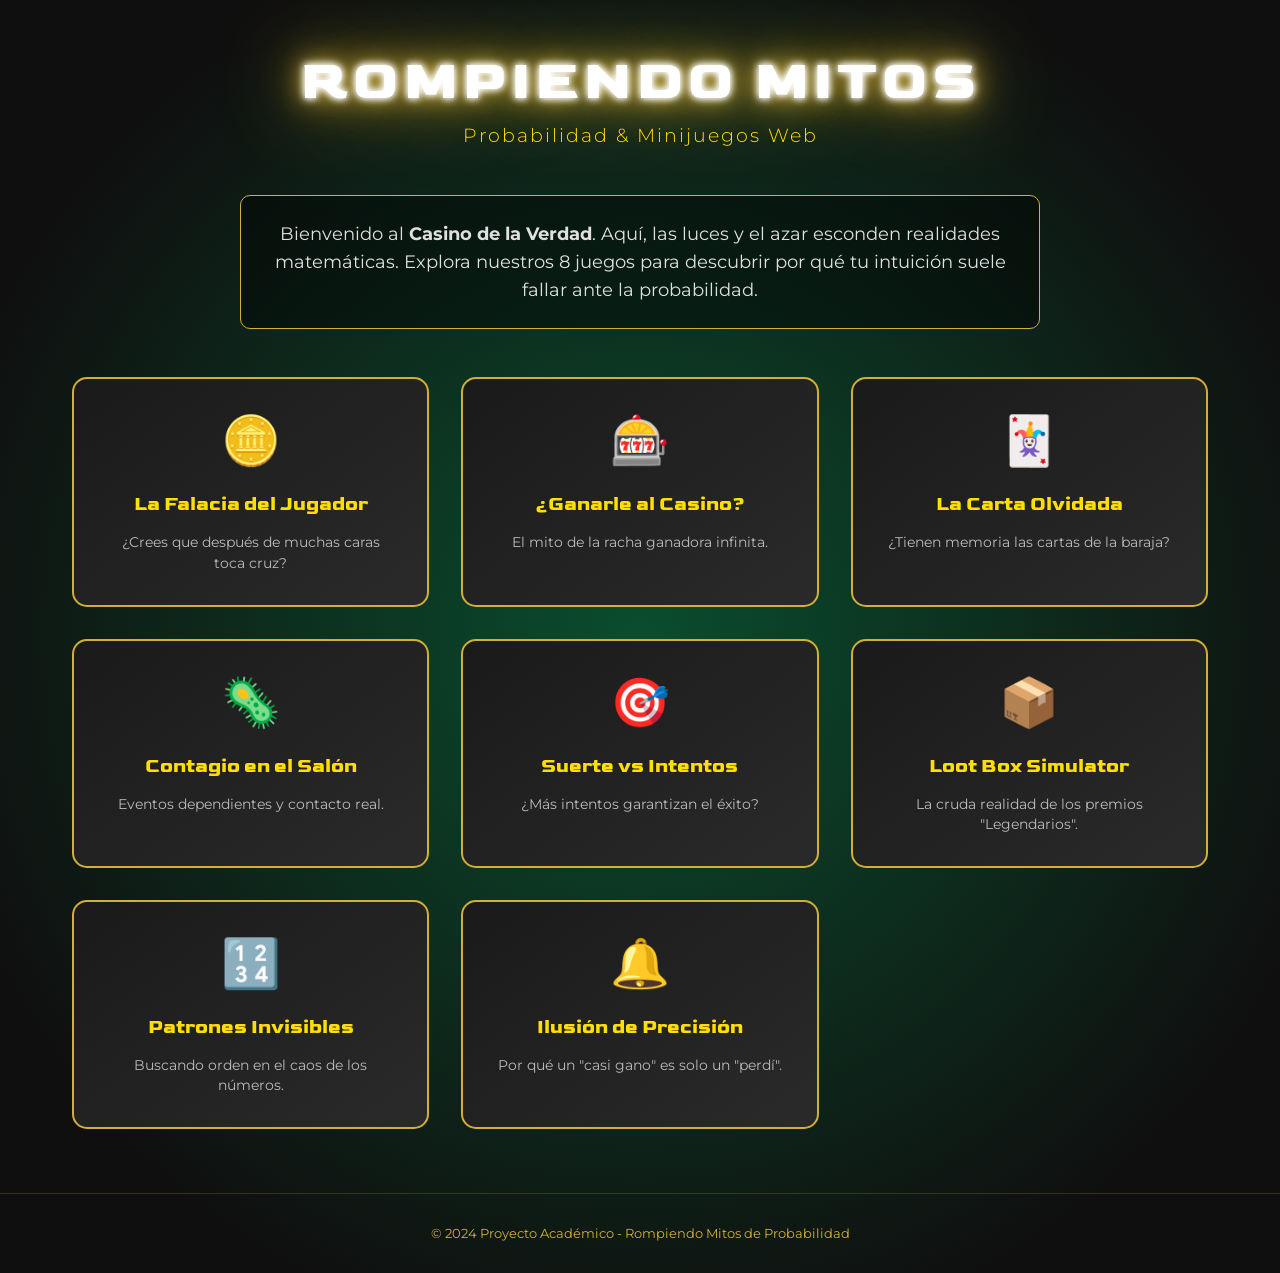
<file: index.html>
<!DOCTYPE html>
<html lang="es">
<head>
    <meta charset="UTF-8">
    <meta name="viewport" content="width=device-width, initial-scale=1.0">
    <title>Rompiendo Mitos de Probabilidad - Casino Educativo</title>
    <link rel="stylesheet" href="css/styles.css">
    <link href="https://fonts.googleapis.com/css2?family=Goldman:wght@400;700&family=Montserrat:wght@300;600&display=swap" rel="stylesheet">
</head>
<body>
    <div class="casino-overlay"></div>
    
    <header>
        <h1 class="neon-text">ROMPIENDO MITOS</h1>
        <p class="subtitle">Probabilidad & Minijuegos Web</p>
    </header>

    <main class="container">
        <section class="intro">
            <p>Bienvenido al <strong>Casino de la Verdad</strong>. Aquí, las luces y el azar esconden realidades matemáticas. Explora nuestros 8 juegos para descubrir por qué tu intuición suele fallar ante la probabilidad.</p>
        </section>

        <div class="menu-grid">
            <!-- Juego 1 -->
            <a href="games/juego1.html" class="game-card">
                <div class="card-icon">🪙</div>
                <h3>La Falacia del Jugador</h3>
                <p>¿Crees que después de muchas caras toca cruz?</p>
            </a>

            <!-- Juego 2 -->
            <a href="games/juego2.html" class="game-card">
                <div class="card-icon">🎰</div>
                <h3>¿Ganarle al Casino?</h3>
                <p>El mito de la racha ganadora infinita.</p>
            </a>

            <!-- Juego 3 -->
            <a href="games/juego3.html" class="game-card">
                <div class="card-icon">🃏</div>
                <h3>La Carta Olvidada</h3>
                <p>¿Tienen memoria las cartas de la baraja?</p>
            </a>

            <!-- Juego 4 -->
            <a href="games/juego4.html" class="game-card">
                <div class="card-icon">🦠</div>
                <h3>Contagio en el Salón</h3>
                <p>Eventos dependientes y contacto real.</p>
            </a>

            <!-- Juego 5 -->
            <a href="games/juego5.html" class="game-card">
                <div class="card-icon">🎯</div>
                <h3>Suerte vs Intentos</h3>
                <p>¿Más intentos garantizan el éxito?</p>
            </a>

            <!-- Juego 6 -->
            <a href="games/juego6.html" class="game-card">
                <div class="card-icon">📦</div>
                <h3>Loot Box Simulator</h3>
                <p>La cruda realidad de los premios "Legendarios".</p>
            </a>

            <!-- Juego 7 -->
            <a href="games/juego7.html" class="game-card">
                <div class="card-icon">🔢</div>
                <h3>Patrones Invisibles</h3>
                <p>Buscando orden en el caos de los números.</p>
            </a>

            <!-- Juego 8 -->
            <a href="games/juego8.html" class="game-card">
                <div class="card-icon">🔔</div>
                <h3>Ilusión de Precisión</h3>
                <p>Por qué un "casi gano" es solo un "perdí".</p>
            </a>
        </div>
    </main>

    <footer>
        <p>&copy; 2024 Proyecto Académico - Rompiendo Mitos de Probabilidad</p>
    </footer>

    <script src="js/main.js"></script>
</body>
</html>
</file>
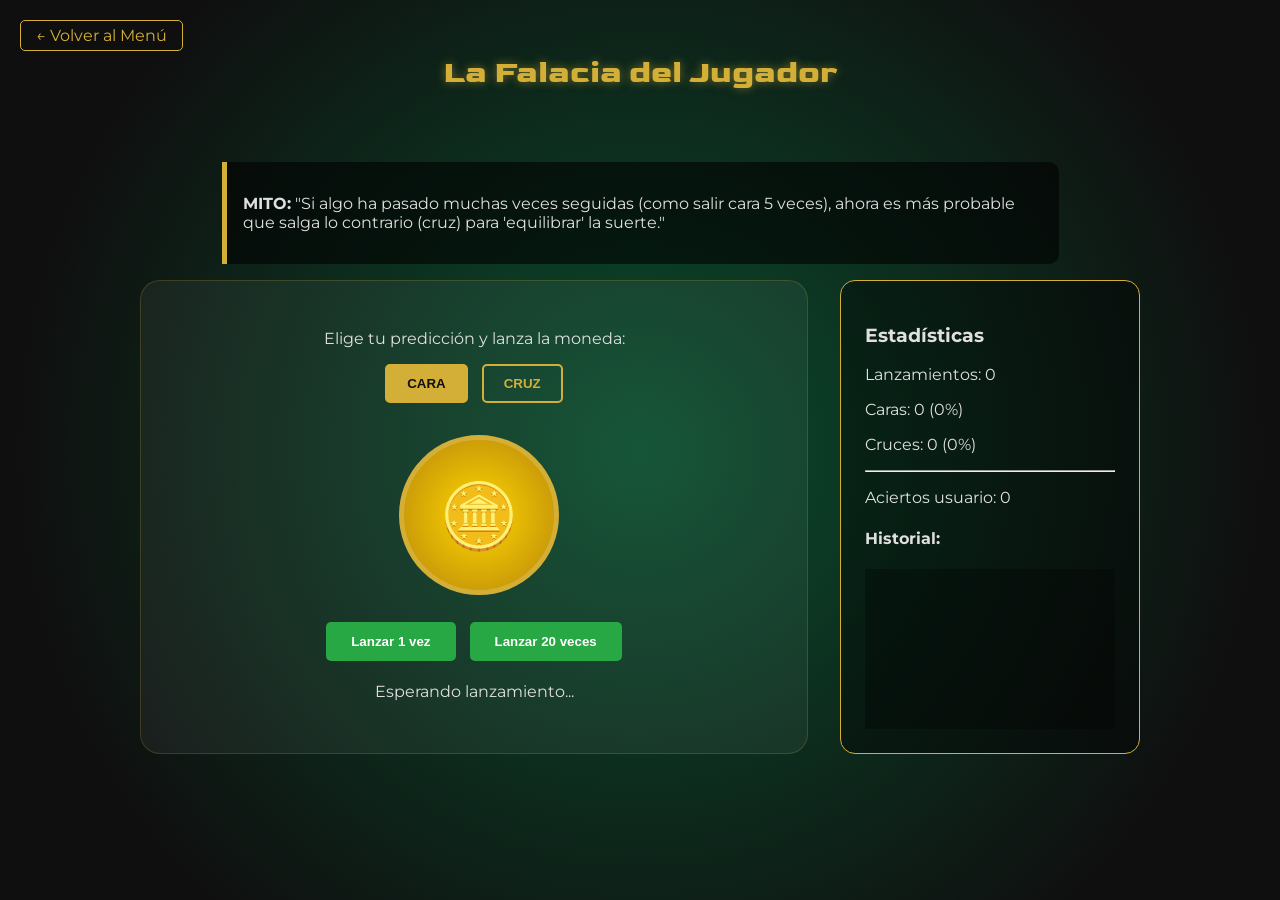
<file: games/juego1.html>
<!DOCTYPE html>
<html lang="es">
<head>
    <meta charset="UTF-8">
    <meta name="viewport" content="width=device-width, initial-scale=1.0">
    <title>Juego 1: La Falacia del Jugador</title>
    <link href="https://fonts.googleapis.com/css2?family=Goldman:wght@400;700&family=Montserrat:wght@300;600&display=swap" rel="stylesheet">
    <style>
        :root {
            --casino-green: #0a4d2e;
            --gold: #d4af37;
            --dark: #0f0f0f;
            --text-light: #e0e0e0;
        }

        body {
            font-family: 'Montserrat', sans-serif;
            background-color: var(--dark);
            color: var(--text-light);
            margin: 0;
            display: flex;
            flex-direction: column;
            align-items: center;
            min-height: 100vh;
            background-image: radial-gradient(circle at center, var(--casino-green) 0%, var(--dark) 80%);
        }

        .back-btn {
            position: absolute;
            top: 20px;
            left: 20px;
            color: var(--gold);
            text-decoration: none;
            border: 1px solid var(--gold);
            padding: 5px 15px;
            border-radius: 5px;
            transition: 0.3s;
        }

        .back-btn:hover {
            background: var(--gold);
            color: var(--dark);
        }

        header {
            text-align: center;
            padding: 2rem;
        }

        h1 {
            font-family: 'Goldman', cursive;
            color: var(--gold);
            text-shadow: 0 0 10px rgba(212, 175, 55, 0.5);
        }

        .myth-box {
            background: rgba(0, 0, 0, 0.6);
            border-left: 5px solid var(--gold);
            padding: 1rem;
            margin: 1rem;
            max-width: 800px;
            border-radius: 0 10px 10px 0;
        }

        .game-container {
            display: flex;
            flex-wrap: wrap;
            justify-content: center;
            gap: 2rem;
            max-width: 1000px;
            width: 90%;
            margin-bottom: 2rem;
        }

        .main-stage {
            flex: 1;
            min-width: 300px;
            background: rgba(255, 255, 255, 0.05);
            padding: 2rem;
            border-radius: 20px;
            text-align: center;
            border: 1px solid rgba(212, 175, 55, 0.2);
        }

        /* Moneda 3D */
        .coin-wrapper {
            perspective: 1000px;
            width: 150px;
            height: 150px;
            margin: 2rem auto;
        }

        .coin {
            width: 100%;
            height: 100%;
            position: relative;
            transform-style: preserve-3d;
            transition: transform 1s ease-in-out;
        }

        .coin div {
            width: 100%;
            height: 100%;
            position: absolute;
            border-radius: 50%;
            backface-visibility: hidden;
            display: flex;
            align-items: center;
            justify-content: center;
            font-size: 4rem;
            border: 5px solid var(--gold);
        }

        .heads { background: radial-gradient(circle, #ffd700, #b8860b); z-index: 2; }
        .tails { background: radial-gradient(circle, #c0c0c0, #708090); transform: rotateY(180deg); }

        .controls {
            display: flex;
            flex-direction: column;
            gap: 1rem;
            margin-top: 2rem;
        }

        .prediction-buttons button {
            background: transparent;
            border: 2px solid var(--gold);
            color: var(--gold);
            padding: 10px 20px;
            cursor: pointer;
            font-weight: bold;
            border-radius: 5px;
            margin: 0 5px;
        }

        .prediction-buttons button.active {
            background: var(--gold);
            color: var(--dark);
        }

        .action-buttons button {
            background: #28a745;
            color: white;
            border: none;
            padding: 12px 25px;
            border-radius: 5px;
            font-weight: bold;
            cursor: pointer;
            transition: 0.2s;
            margin: 5px;
        }

        .action-buttons button:hover { transform: scale(1.05); }
        .action-buttons button:disabled { background: #6c757d; cursor: not-allowed; }

        .stats-panel {
            flex: 0 0 250px;
            background: rgba(0, 0, 0, 0.4);
            padding: 1.5rem;
            border-radius: 15px;
            border: 1px solid var(--gold);
        }

        .history-list {
            height: 150px;
            overflow-y: auto;
            background: rgba(0,0,0,0.3);
            padding: 5px;
            margin-top: 10px;
            font-family: monospace;
            font-size: 0.9rem;
        }

        .conclusion {
            background: rgba(212, 175, 55, 0.1);
            border: 1px solid var(--gold);
            padding: 1.5rem;
            margin: 2rem;
            max-width: 800px;
            border-radius: 10px;
            text-align: center;
            display: none;
        }

        @keyframes flipHeads {
            from { transform: rotateY(0); }
            to { transform: rotateY(1800deg); }
        }

        @keyframes flipTails {
            from { transform: rotateY(0); }
            to { transform: rotateY(1980deg); }
        }
    </style>
</head>
<body>
    <a href="../index.html" class="back-btn">← Volver al Menú</a>

    <header>
        <h1>La Falacia del Jugador</h1>
    </header>

    <div class="myth-box">
        <p><strong>MITO:</strong> "Si algo ha pasado muchas veces seguidas (como salir cara 5 veces), ahora es más probable que salga lo contrario (cruz) para 'equilibrar' la suerte."</p>
    </div>

    <main class="game-container">
        <section class="main-stage">
            <p>Elige tu predicción y lanza la moneda:</p>
            
            <div class="prediction-buttons" id="predictionZone">
                <button onclick="setPrediction('cara')" id="btn-cara">CARA</button>
                <button onclick="setPrediction('cruz')" id="btn-cruz">CRUZ</button>
            </div>

            <div class="coin-wrapper">
                <div class="coin" id="coin">
                    <div class="heads">🪙</div>
                    <div class="tails">💰</div>
                </div>
            </div>

            <div class="action-buttons">
                <button onclick="toss(1)" id="btn-toss-1">Lanzar 1 vez</button>
                <button onclick="toss(20)" id="btn-toss-20">Lanzar 20 veces</button>
            </div>
            <p id="status-text">Esperando lanzamiento...</p>
        </section>

        <section class="stats-panel">
            <h3>Estadísticas</h3>
            <p>Lanzamientos: <span id="total-tosses">0</span></p>
            <p>Caras: <span id="count-heads">0</span> (<span id="perc-heads">0</span>%)</p>
            <p>Cruces: <span id="count-tails">0</span> (<span id="perc-tails">0</span>%)</p>
            <hr>
            <p>Aciertos usuario: <span id="user-hits">0</span></p>
            
            <h4>Historial:</h4>
            <div class="history-list" id="history"></div>
        </section>
    </main>

    <div class="conclusion" id="conclusion-box">
        <h3>💡 Conclusión Matemática</h3>
        <p>Como has podido ver, la moneda <strong>no tiene memoria</strong>. Aunque salgan 10 caras seguidas, la probabilidad del siguiente lanzamiento sigue siendo exactamente del <strong>50%</strong>. Cada evento es independiente.</p>
    </div>

    <script>
        let prediction = 'cara';
        let total = 0;
        let heads = 0;
        let tails = 0;
        let hits = 0;
        let isAnimating = false;

        function setPrediction(p) {
            prediction = p;
            document.getElementById('btn-cara').className = p === 'cara' ? 'active' : '';
            document.getElementById('btn-cruz').className = p === 'cruz' ? 'active' : '';
        }

        function updateStats() {
            document.getElementById('total-tosses').innerText = total;
            document.getElementById('count-heads').innerText = heads;
            document.getElementById('count-tails').innerText = tails;
            document.getElementById('user-hits').innerText = hits;
            
            const pHeads = total === 0 ? 0 : Math.round((heads / total) * 100);
            const pTails = total === 0 ? 0 : Math.round((tails / total) * 100);
            
            document.getElementById('perc-heads').innerText = pHeads;
            document.getElementById('perc-tails').innerText = pTails;

            if (total >= 10) {
                document.getElementById('conclusion-box').style.display = 'block';
            }
        }

        function toss(times) {
            if (isAnimating) return;
            
            const coin = document.getElementById('coin');
            const status = document.getElementById('status-text');
            const history = document.getElementById('history');

            if (times === 1) {
                isAnimating = true;
                const result = Math.random() < 0.5 ? 'cara' : 'cruz';
                
                // Animación
                coin.style.animation = 'none';
                void coin.offsetWidth; // trigger reflow
                coin.style.animation = result === 'cara' ? 'flipHeads 2s forwards' : 'flipTails 2s forwards';

                setTimeout(() => {
                    processResult(result);
                    isAnimating = false;
                    status.innerText = `¡Salió ${result.toUpperCase()}!`;
                }, 2000);
            } else {
                status.innerText = "Lanzando 20 veces rápidamente...";
                for(let i=0; i<times; i++) {
                    const result = Math.random() < 0.5 ? 'cara' : 'cruz';
                    processResult(result);
                }
                status.innerText = "Resultados de 20 lanzamientos procesados.";
            }
        }

        function processResult(result) {
            total++;
            if (result === 'cara') heads++;
            else tails++;

            if (result === prediction) hits++;

            const entry = document.createElement('div');
            entry.innerText = `#${total}: ${result.toUpperCase()} ${result === prediction ? '✅' : '❌'}`;
            const history = document.getElementById('history');
            history.prepend(entry);
            
            updateStats();
        }

        // Inicializar
        setPrediction('cara');
    </script>
</body>
</html>
</file>
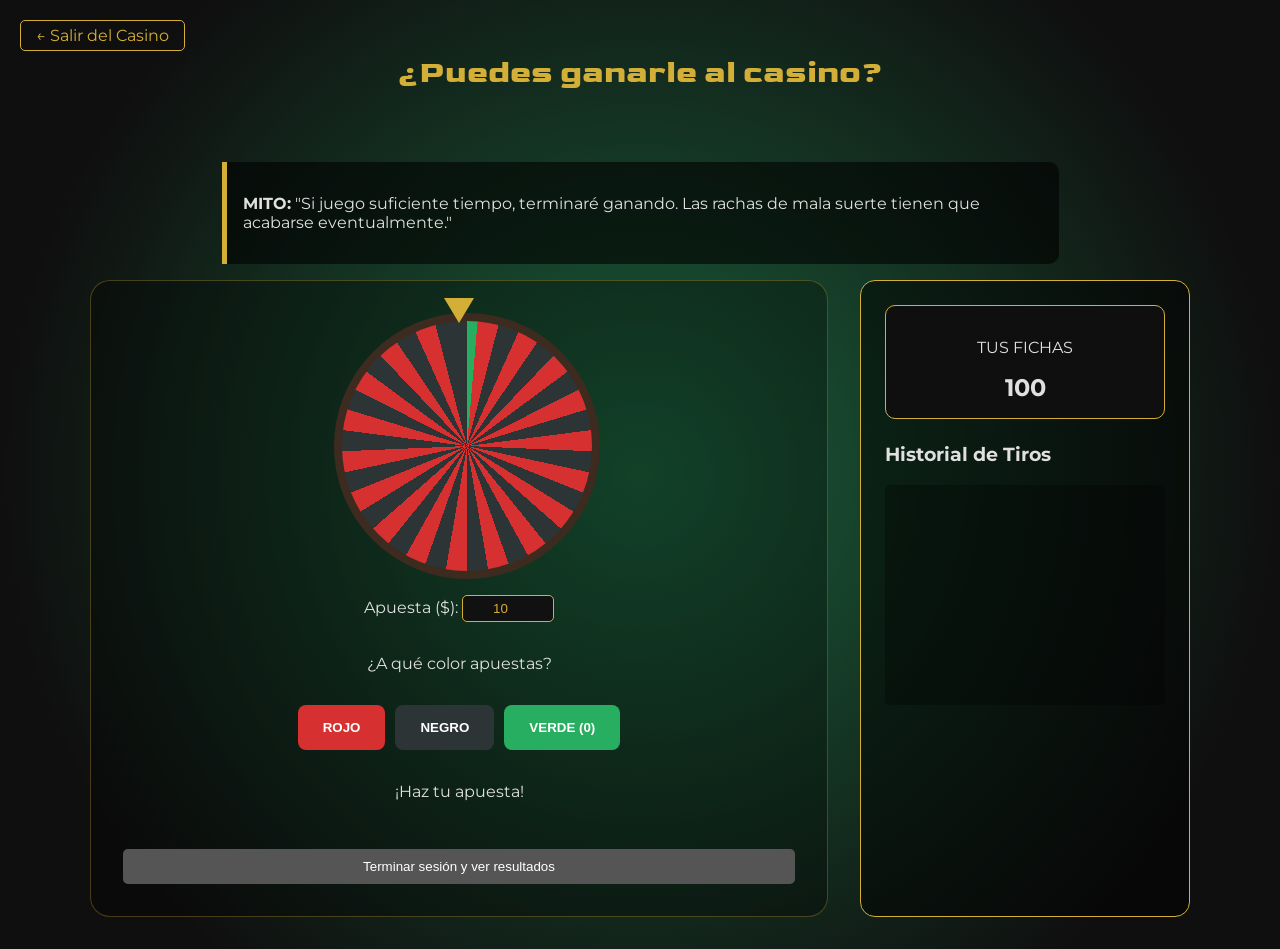
<file: games/juego2.html>
<!DOCTYPE html>
<html lang="es">
<head>
    <meta charset="UTF-8">
    <meta name="viewport" content="width=device-width, initial-scale=1.0">
    <title>Juego 2: ¿Puedes ganarle al casino?</title>
    <link href="https://fonts.googleapis.com/css2?family=Goldman:wght@400;700&family=Montserrat:wght@300;600&display=swap" rel="stylesheet">
    <style>
        :root {
            --casino-green: #1a5e3a;
            --gold: #d4af37;
            --dark: #0f0f0f;
            --text-light: #e0e0e0;
            --red: #d63031;
            --black: #2d3436;
            --green: #27ae60;
        }

        body {
            font-family: 'Montserrat', sans-serif;
            background-color: var(--dark);
            color: var(--text-light);
            margin: 0;
            display: flex;
            flex-direction: column;
            align-items: center;
            min-height: 100vh;
            background-image: radial-gradient(circle at center, var(--casino-green) 0%, var(--dark) 80%);
        }

        .back-btn {
            position: absolute; top: 20px; left: 20px; color: var(--gold);
            text-decoration: none; border: 1px solid var(--gold); padding: 5px 15px;
            border-radius: 5px; transition: 0.3s; z-index: 10;
        }
        .back-btn:hover { background: var(--gold); color: var(--dark); }

        header { text-align: center; padding: 2rem; }
        h1 { font-family: 'Goldman', cursive; color: var(--gold); }

        .myth-box {
            background: rgba(0, 0, 0, 0.6); border-left: 5px solid var(--gold);
            padding: 1rem; margin: 1rem; max-width: 800px; border-radius: 0 10px 10px 0;
        }

        .game-layout {
            display: flex; flex-wrap: wrap; justify-content: center; gap: 2rem;
            width: 95%; max-width: 1100px; margin-bottom: 2rem;
        }

        .roulette-section {
            flex: 1; min-width: 320px; background: rgba(0,0,0,0.3);
            padding: 2rem; border-radius: 20px; border: 1px solid rgba(212,175,55,0.3);
            text-align: center;
        }

        /* Ruleta Visual */
        .wheel-container {
            width: 250px; height: 250px; margin: 0 auto 2rem; position: relative;
        }
        .wheel {
            width: 100%; height: 100%; border-radius: 50%; border: 8px solid #3d2b1f;
            transition: transform 4s cubic-bezier(0.1, 0, 0.1, 1);
            position: relative;
        }
        .wheel-pointer {
            position: absolute; top: -15px; left: 50%; transform: translateX(-50%);
            width: 0; height: 0; border-left: 15px solid transparent;
            border-right: 15px solid transparent; border-top: 25px solid var(--gold);
            z-index: 5;
        }

        .betting-controls { display: flex; flex-direction: column; gap: 1rem; }
        .bet-options { display: flex; justify-content: center; gap: 10px; }
        .bet-btn {
            padding: 15px 25px; border: none; border-radius: 8px; font-weight: bold;
            cursor: pointer; transition: 0.2s; color: white;
        }
        .bet-red { background: var(--red); }
        .bet-black { background: var(--black); }
        .bet-green { background: var(--green); }
        .bet-btn:hover { transform: scale(1.05); filter: brightness(1.2); }
        .bet-btn:disabled { opacity: 0.5; cursor: not-allowed; }

        .amount-selector { margin-bottom: 1rem; }
        .amount-selector input {
            background: #111; color: var(--gold); border: 1px solid var(--gold);
            padding: 5px; width: 80px; text-align: center; border-radius: 5px;
        }

        .stats-panel {
            flex: 0 0 280px; background: rgba(0,0,0,0.5); padding: 1.5rem;
            border-radius: 15px; border: 1px solid var(--gold);
        }
        .balance-card {
            background: var(--dark); padding: 1rem; border-radius: 10px;
            text-align: center; margin-bottom: 1.5rem; border: 1px solid var(--gold);
        }
        .balance-card h2 { color: var(--gold-bright); margin: 0; }

        .history-list {
            height: 200px; overflow-y: auto; background: rgba(0,0,0,0.3);
            padding: 10px; font-family: monospace; font-size: 0.85rem; border-radius: 5px;
        }
        .history-entry { margin-bottom: 5px; padding-bottom: 2px; border-bottom: 1px solid #333; }

        .modal {
            position: fixed; top: 0; left: 0; width: 100%; height: 100%;
            background: rgba(0,0,0,0.9); display: none; align-items: center;
            justify-content: center; z-index: 100;
        }
        .modal-content {
            background: var(--dark); border: 2px solid var(--gold);
            padding: 2.5rem; border-radius: 20px; max-width: 500px; text-align: center;
        }
        .btn-exit {
            background: var(--neon-pink, #ff0055); color: white; border: none;
            padding: 10px 20px; border-radius: 5px; cursor: pointer; margin-top: 1rem;
        }
    </style>
</head>
<body>
    <a href="../index.html" class="back-btn">← Salir del Casino</a>

    <header>
        <h1>¿Puedes ganarle al casino?</h1>
    </header>

    <div class="myth-box">
        <p><strong>MITO:</strong> "Si juego suficiente tiempo, terminaré ganando. Las rachas de mala suerte tienen que acabarse eventualmente."</p>
    </div>

    <main class="game-layout">
        <section class="roulette-section">
            <div class="wheel-container">
                <div class="wheel-pointer"></div>
                <div class="wheel" id="wheel"></div>
            </div>

            <div class="amount-selector">
                <label>Apuesta ($): </label>
                <input type="number" id="betAmount" value="10" min="10" max="100" step="10">
            </div>

            <div class="betting-controls">
                <p>¿A qué color apuestas?</p>
                <div class="bet-options">
                    <button class="bet-btn bet-red" onclick="play('rojo')">ROJO</button>
                    <button class="bet-btn bet-black" onclick="play('negro')">NEGRO</button>
                    <button class="bet-btn bet-green" onclick="play('verde')">VERDE (0)</button>
                </div>
                <p id="status-text">¡Haz tu apuesta!</p>
                <button onclick="showFinalResults()" class="btn-exit" style="background: #555;">Terminar sesión y ver resultados</button>
            </div>
        </section>

        <section class="stats-panel">
            <div class="balance-card">
                <p>TUS FICHAS</p>
                <h2 id="balance">100</h2>
            </div>
            <h3>Historial de Tiros</h3>
            <div class="history-list" id="history"></div>
        </section>
    </main>

    <div class="modal" id="resultModal">
        <div class="modal-content">
            <h2 id="modalTitle">Fin de la Sesión</h2>
            <div id="modalStats"></div>
            <hr style="margin: 1.5rem 0; opacity: 0.3;">
            <p id="modalConclusion"></p>
            <button onclick="location.reload()" class="bet-btn bet-green">Jugar de nuevo</button>
            <a href="../index.html" style="display:block; margin-top: 10px; color: var(--gold);">Volver al menú principal</a>
        </div>
    </div>

    <script>
        let balance = 100;
        const initialBalance = 100;
        let totalPlays = 0;
        let isSpinning = false;
        let currentRotation = 0;

        const rouletteNumbers = [
            { n: 0, c: 'verde' }, { n: 32, c: 'rojo' }, { n: 15, c: 'negro' }, { n: 19, c: 'rojo' }, 
            { n: 4, c: 'negro' }, { n: 21, c: 'rojo' }, { n: 2, c: 'negro' }, { n: 25, c: 'rojo' }, 
            { n: 17, c: 'negro' }, { n: 34, c: 'rojo' }, { n: 6, c: 'negro' }, { n: 27, c: 'rojo' }, 
            { n: 13, c: 'negro' }, { n: 36, c: 'rojo' }, { n: 11, c: 'negro' }, { n: 30, c: 'rojo' }, 
            { n: 8, c: 'negro' }, { n: 23, c: 'rojo' }, { n: 10, c: 'negro' }, { n: 5, c: 'rojo' }, 
            { n: 24, c: 'negro' }, { n: 16, c: 'rojo' }, { n: 33, c: 'negro' }, { n: 1, c: 'rojo' }, 
            { n: 20, c: 'negro' }, { n: 14, c: 'rojo' }, { n: 31, c: 'negro' }, { n: 9, c: 'rojo' }, 
            { n: 22, c: 'negro' }, { n: 18, c: 'rojo' }, { n: 29, c: 'negro' }, { n: 7, c: 'rojo' }, 
            { n: 28, c: 'negro' }, { n: 12, c: 'rojo' }, { n: 35, c: 'negro' }, { n: 3, c: 'rojo' }, 
            { n: 26, c: 'negro' }
        ];

        // Generar la ruleta visualmente basada en el array de números (Fuente de Verdad Única)
        function initWheel() {
            const wheel = document.getElementById('wheel');
            const sectorDegrees = 360 / 37;
            let gradient = "conic-gradient(";
            
            // Centramos cada sector: el sector i estará entre (i-0.5)*SD y (i+0.5)*SD
            // Esto hace que el índice 0 (verde) esté centrado exactamente arriba (0°)
            rouletteNumbers.forEach((num, i) => {
                const color = num.c === 'verde' ? 'var(--green)' : (num.c === 'rojo' ? 'var(--red)' : 'var(--black)');
                const start = (i * sectorDegrees) - (sectorDegrees / 2);
                const end = ((i + 1) * sectorDegrees) - (sectorDegrees / 2);
                gradient += `${color} ${start}deg ${end}deg${i === 36 ? '' : ','}`;
            });
            
            gradient += ")";
            wheel.style.background = gradient;
        }

        function play(choice) {
            if (isSpinning) return;
            const amount = parseInt(document.getElementById('betAmount').value);
            
            if (isNaN(amount) || amount < 10) {
                alert("La apuesta mínima es de 10 fichas.");
                return;
            }

            if (balance < -900) {
                alert("El casino te ha cortado el crédito. Estás demasiado endeudado.");
                showFinalResults();
                return;
            }

            isSpinning = true;
            document.getElementById('status-text').innerHTML = "¡La bola está girando! <br><span style='font-size:0.8rem; color:var(--gold)'>Sincronizando física visual...</span>";
            
            // 1. Decidimos la fuerza del giro (ángulo aleatorio positivo)
            const extraSpins = (10 + Math.floor(Math.random() * 5)) * 360; 
            const randomAngle = Math.random() * 360;
            currentRotation += extraSpins + randomAngle;
            
            const wheel = document.getElementById('wheel');
            // Rotación Horaria (Derecha)
            wheel.style.transform = `rotate(${currentRotation}deg)`;

            // 2. Calculamos el resultado basándonos ÚNICAMENTE en dónde se detuvo el DOM al final
            setTimeout(() => {
                isSpinning = false;
                
                const sectorDegrees = 360 / 37;
                // Ángulo normalizado entre 0 y 360
                const normalizedAngle = currentRotation % 360;
                
                // FÓRMULA MAESTRA:
                // Al girar la rueda hacia la derecha (CW), los números pasan por el puntero fijo (0°) 
                // en orden inverso (0, 36, 35...). 
                // Usamos Math.round sobre la posición invertida para obtener el centro del sector.
                const winningIndex = Math.round((360 - normalizedAngle) / sectorDegrees) % 37;
                const winner = rouletteNumbers[winningIndex];
                
                // Procesamos el resultado con datos frescos
                processResult(choice, amount, winner);
            }, 4000);
        }

        // Inicializar ruleta al cargar
        initWheel();

        function processResult(choice, amount, winner) {
            totalPlays++;
            let win = (choice === winner.c);
            let profit = 0;

            if (win) {
                profit = (winner.c === 'verde') ? amount * 10 : amount;
                balance += profit;
            } else {
                profit = -amount;
                balance += profit;
            }

            const status = document.getElementById('status-text');
            status.innerHTML = `Salió el <strong style="color:${getColorHex(winner.c)}">${winner.n} (${winner.c.toUpperCase()})</strong>. <br> ` + 
                             (win ? `<span style="color:var(--green)">¡GANASTE $${profit}!</span>` : `<span style="color:var(--red)">PERDISTE $${amount}</span>`);

            updateUI(winner, win, amount, profit);
        }

        function getColorHex(c) {
            if (c === 'rojo') return '#ff4d4d';
            if (c === 'negro') return '#888';
            return '#2ecc71';
        }

        function updateUI(winner, win, bet, profit) {
            document.getElementById('balance').innerText = balance;
            
            const entry = document.createElement('div');
            entry.className = 'history-entry';
            entry.innerHTML = `#${totalPlays}: <strong>${winner.n} ${winner.c[0].toUpperCase()}</strong> | Apuesta: ${bet} | ${win ? '✅ +'+profit : '❌ -'+bet}`;
            const history = document.getElementById('history');
            history.prepend(entry);
        }

        function showFinalResults() {
            const modal = document.getElementById('resultModal');
            const stats = document.getElementById('modalStats');
            const conclusion = document.getElementById('modalConclusion');
            
            modal.style.display = 'flex';
            stats.innerHTML = `
                <p>Dinero inicial: <strong>$${initialBalance}</strong></p>
                <p>Dinero final: <strong style="color:${balance < initialBalance ? 'var(--red)' : 'var(--green)'}">$${balance}</strong></p>
                <p>Jugadas totales: <strong>${totalPlays}</strong></p>
            `;
            
            conclusion.innerText = "A largo plazo, el casino siempre gana. El número 0 verde otorga una ventaja estadística a la casa que hace que, matemáticamente, cuanto más tiempo juegues, más probable sea que termines en negativo.";
        }
    </script>
</body>
</html>
</file>
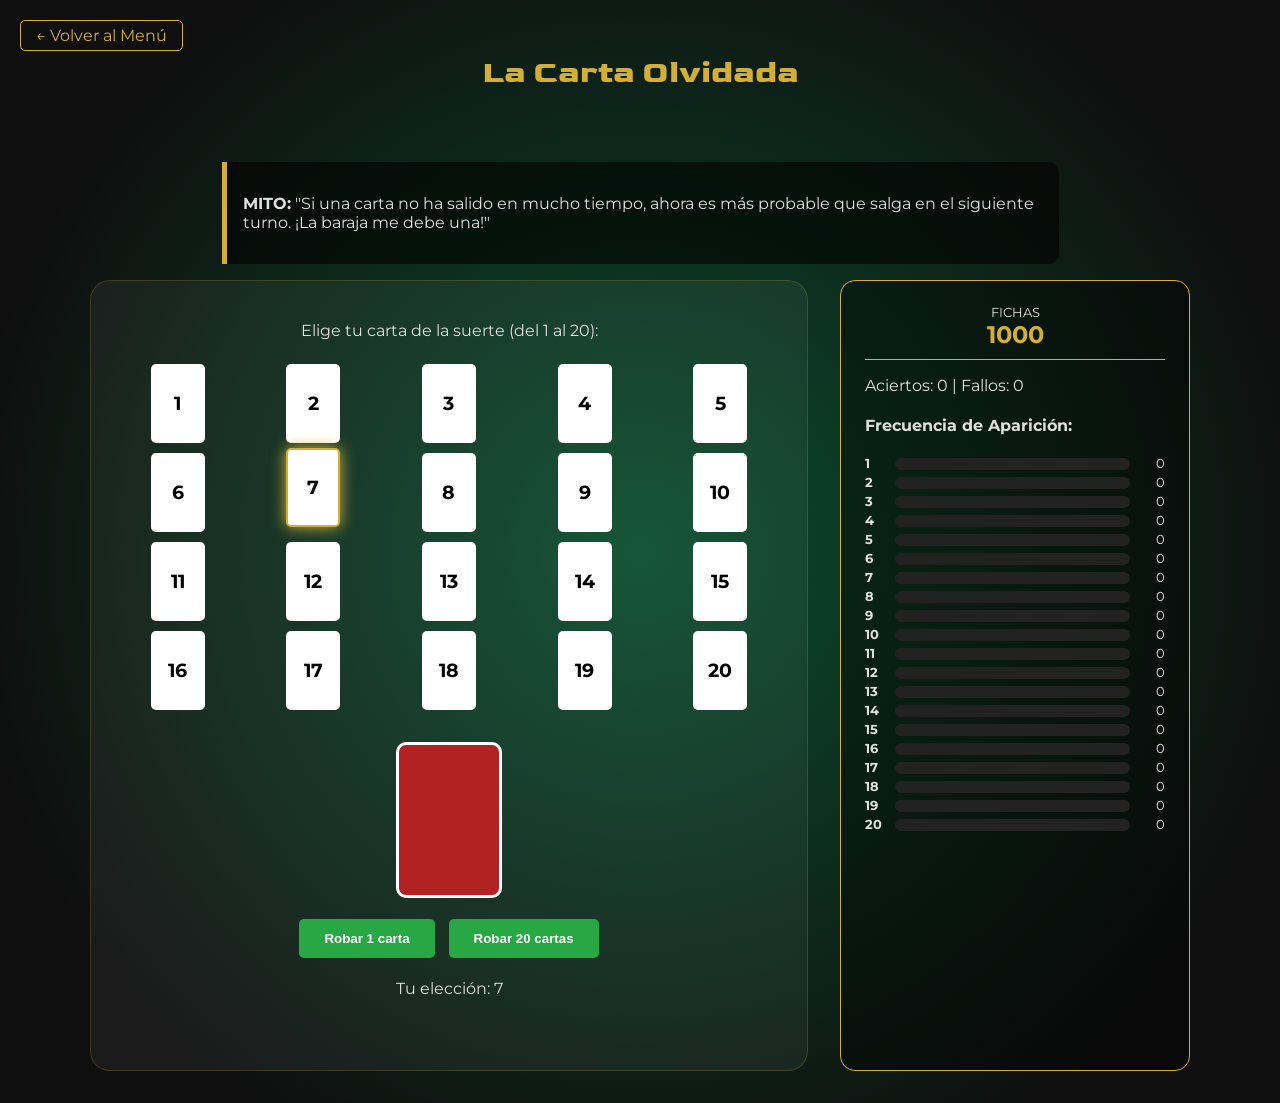
<file: games/juego3.html>
<!DOCTYPE html>
<html lang="es">
<head>
    <meta charset="UTF-8">
    <meta name="viewport" content="width=device-width, initial-scale=1.0">
    <title>Juego 3: La Carta Olvidada</title>
    <link href="https://fonts.googleapis.com/css2?family=Goldman:wght@400;700&family=Montserrat:wght@300;600&display=swap" rel="stylesheet">
    <style>
        :root {
            --casino-green: #0a4d2e;
            --gold: #d4af37;
            --dark: #0f0f0f;
            --text-light: #e0e0e0;
            --card-back: #b22222;
        }

        body {
            font-family: 'Montserrat', sans-serif;
            background-color: var(--dark);
            color: var(--text-light);
            margin: 0;
            display: flex;
            flex-direction: column;
            align-items: center;
            min-height: 100vh;
            background-image: radial-gradient(circle at center, var(--casino-green) 0%, var(--dark) 80%);
        }

        .back-btn {
            position: absolute; top: 20px; left: 20px; color: var(--gold);
            text-decoration: none; border: 1px solid var(--gold); padding: 5px 15px;
            border-radius: 5px; transition: 0.3s;
        }
        .back-btn:hover { background: var(--gold); color: var(--dark); }

        header { text-align: center; padding: 2rem; }
        h1 { font-family: 'Goldman', cursive; color: var(--gold); }

        .myth-box {
            background: rgba(0, 0, 0, 0.6); border-left: 5px solid var(--gold);
            padding: 1rem; margin: 1rem; max-width: 800px; border-radius: 0 10px 10px 0;
        }

        .game-container {
            display: flex; flex-wrap: wrap; justify-content: center; gap: 2rem;
            max-width: 1100px; width: 95%; margin-bottom: 2rem;
        }

        .selection-zone {
            flex: 1; min-width: 350px; background: rgba(255, 255, 255, 0.05);
            padding: 1.5rem; border-radius: 20px; border: 1px solid rgba(212, 175, 55, 0.2);
            text-align: center;
        }

        .deck-display {
            display: grid; grid-template-columns: repeat(5, 1fr); gap: 10px;
            margin: 1.5rem 0; justify-items: center;
        }

        .mini-card {
            width: 50px; height: 75px; background: white; color: black;
            border-radius: 5px; display: flex; align-items: center;
            justify-content: center; font-weight: bold; cursor: pointer;
            border: 2px solid transparent; transition: 0.2s; font-size: 1.2rem;
        }
        .mini-card.selected { border-color: var(--gold); box-shadow: 0 0 15px var(--gold); transform: translateY(-5px); }
        .mini-card:hover { transform: scale(1.1); }

        .draw-zone {
            margin: 2rem 0; display: flex; flex-direction: column; align-items: center;
        }

        .card-anim {
            width: 100px; height: 150px; background: var(--card-back);
            border: 3px solid white; border-radius: 10px; position: relative;
            transform-style: preserve-3d; transition: transform 0.6s;
            display: flex; align-items: center; justify-content: center;
            font-size: 3rem; margin-bottom: 1rem;
        }
        .card-anim.flipped { transform: rotateY(180deg); }
        .card-front, .card-back {
            position: absolute; width: 100%; height: 100%;
            backface-visibility: hidden; border-radius: 7px;
            display: flex; align-items: center; justify-content: center;
        }
        .card-back { background: var(--card-back); }
        .card-front { background: white; color: black; transform: rotateY(180deg); }

        .btn-draw {
            background: #28a745; color: white; border: none; padding: 12px 25px;
            border-radius: 5px; font-weight: bold; cursor: pointer; margin: 5px;
        }
        .btn-draw:disabled { background: #555; }

        .stats-panel {
            flex: 0 0 300px; background: rgba(0, 0, 0, 0.4); padding: 1.5rem;
            border-radius: 15px; border: 1px solid var(--gold);
        }

        .freq-bar-container { margin-top: 1rem; }
        .freq-row { display: flex; align-items: center; margin-bottom: 4px; font-size: 0.8rem; }
        .freq-label { width: 30px; font-weight: bold; }
        .freq-bar-bg { flex: 1; height: 12px; background: #222; border-radius: 6px; overflow: hidden; }
        .freq-bar-fill { height: 100%; background: var(--gold); width: 0%; transition: width 0.3s; }
        .freq-val { width: 30px; text-align: right; margin-left: 5px; }

        .conclusion {
            background: rgba(212, 175, 55, 0.1); border: 1px solid var(--gold);
            padding: 1.5rem; margin: 2rem; max-width: 800px; border-radius: 10px;
            text-align: center; display: none;
        }
    </style>
</head>
<body>
    <a href="../index.html" class="back-btn">← Volver al Menú</a>

    <header>
        <h1>La Carta Olvidada</h1>
    </header>

    <div class="myth-box">
        <p><strong>MITO:</strong> "Si una carta no ha salido en mucho tiempo, ahora es más probable que salga en el siguiente turno. ¡La baraja me debe una!"</p>
    </div>

    <main class="game-container">
        <section class="selection-zone">
            <p>Elige tu carta de la suerte (del 1 al 20):</p>
            <div class="deck-display" id="deckDisplay"></div>

            <div class="draw-zone">
                <div class="card-anim" id="cardAnim">
                    <div class="card-back">🂠</div>
                    <div class="card-front" id="cardValue">?</div>
                </div>
                <div>
                    <button class="btn-draw" id="btn1" onclick="draw(1)">Robar 1 carta</button>
                    <button class="btn-draw" id="btn20" onclick="draw(20)">Robar 20 cartas</button>
                </div>
                <p id="status-text">Tu elección: <span id="user-choice-text">Ninguna</span></p>
            </div>
        </section>

        <section class="stats-panel">
            <div style="text-align:center; margin-bottom: 1rem; border-bottom: 1px solid var(--gold); padding-bottom: 10px;">
                <p style="margin:0; font-size: 0.8rem;">FICHAS</p>
                <h2 id="balance" style="color:var(--gold); margin:0;">1000</h2>
            </div>
            <p>Aciertos: <span id="hits">0</span> | Fallos: <span id="misses">0</span></p>
            <h4>Frecuencia de Aparición:</h4>
            <div id="freqContainer" class="freq-bar-container"></div>
        </section>
    </main>

    <div class="conclusion" id="conclusionBox">
        <h3>💡 Conclusión Matemática</h3>
        <p>Como has visto en las barras de frecuencia, aunque una carta tarde en salir, su probabilidad sigue siendo <strong>1 entre 20 (5%)</strong> en cada intento. Al barajar de nuevo (eventos independientes), el pasado no influye en el futuro. ¡La baraja no tiene memoria!</p>
    </div>

    <script>
        let selectedCards = 7;
        let balance = 1000;
        let hits = 0;
        let misses = 0;
        let totalDraws = 0;
        let frequencies = new Array(21).fill(0); // 1-20
        let isAnimating = false;

        function init() {
            const display = document.getElementById('deckDisplay');
            const freqCont = document.getElementById('freqContainer');
            
            for (let i = 1; i <= 20; i++) {
                // Deck Selection
                const card = document.createElement('div');
                card.className = `mini-card ${i === selectedCards ? 'selected' : ''}`;
                card.innerText = i;
                card.onclick = () => selectCard(i);
                card.id = `card-sel-${i}`;
                display.appendChild(card);

                // Freq Bars
                const row = document.createElement('div');
                row.className = 'freq-row';
                row.innerHTML = `
                    <div class="freq-label">${i}</div>
                    <div class="freq-bar-bg"><div class="freq-bar-fill" id="bar-${i}"></div></div>
                    <div class="freq-val" id="val-${i}">0</div>
                `;
                freqCont.appendChild(row);
            }
            document.getElementById('user-choice-text').innerText = selectedCards;
        }

        function selectCard(num) {
            if (isAnimating) return;
            document.querySelectorAll('.mini-card').forEach(c => c.classList.remove('selected'));
            document.getElementById(`card-sel-${num}`).classList.add('selected');
            selectedCards = num;
            document.getElementById('user-choice-text').innerText = num;
        }

        function draw(count) {
            if (isAnimating) return;
            
            if (count === 1) {
                isAnimating = true;
                const result = Math.floor(Math.random() * 20) + 1;
                const cardAnim = document.getElementById('cardAnim');
                const cardValue = document.getElementById('cardValue');
                
                cardAnim.classList.remove('flipped');
                void cardAnim.offsetWidth; 
                
                setTimeout(() => {
                    cardValue.innerText = result;
                    cardAnim.classList.add('flipped');
                    processResult(result);
                    
                    setTimeout(() => {
                        isAnimating = false;
                        if (totalDraws >= 20) document.getElementById('conclusionBox').style.display = 'block';
                    }, 600);
                }, 100);

            } else {
                for(let i=0; i<count; i++) {
                    processResult(Math.floor(Math.random() * 20) + 1);
                }
                if (totalDraws >= 20) document.getElementById('conclusionBox').style.display = 'block';
            }
        }

        function processResult(num) {
            totalDraws++;
            frequencies[num]++;
            
            if (num === selectedCards) {
                hits++;
                balance += 10;
            } else {
                misses++;
                balance -= 10;
            }
            
            updateUI();
        }

        function updateUI() {
            document.getElementById('balance').innerText = balance;
            document.getElementById('hits').innerText = hits;
            document.getElementById('misses').innerText = misses;

            // Update Bars
            const maxFreq = Math.max(...frequencies, 1);
            for (let i = 1; i <= 20; i++) {
                const perc = (frequencies[i] / maxFreq) * 100;
                document.getElementById(`bar-${i}`).style.width = perc + '%';
                document.getElementById(`val-${i}`).innerText = frequencies[i];
            }
        }

        init();
    </script>
</body>
</html>
</file>
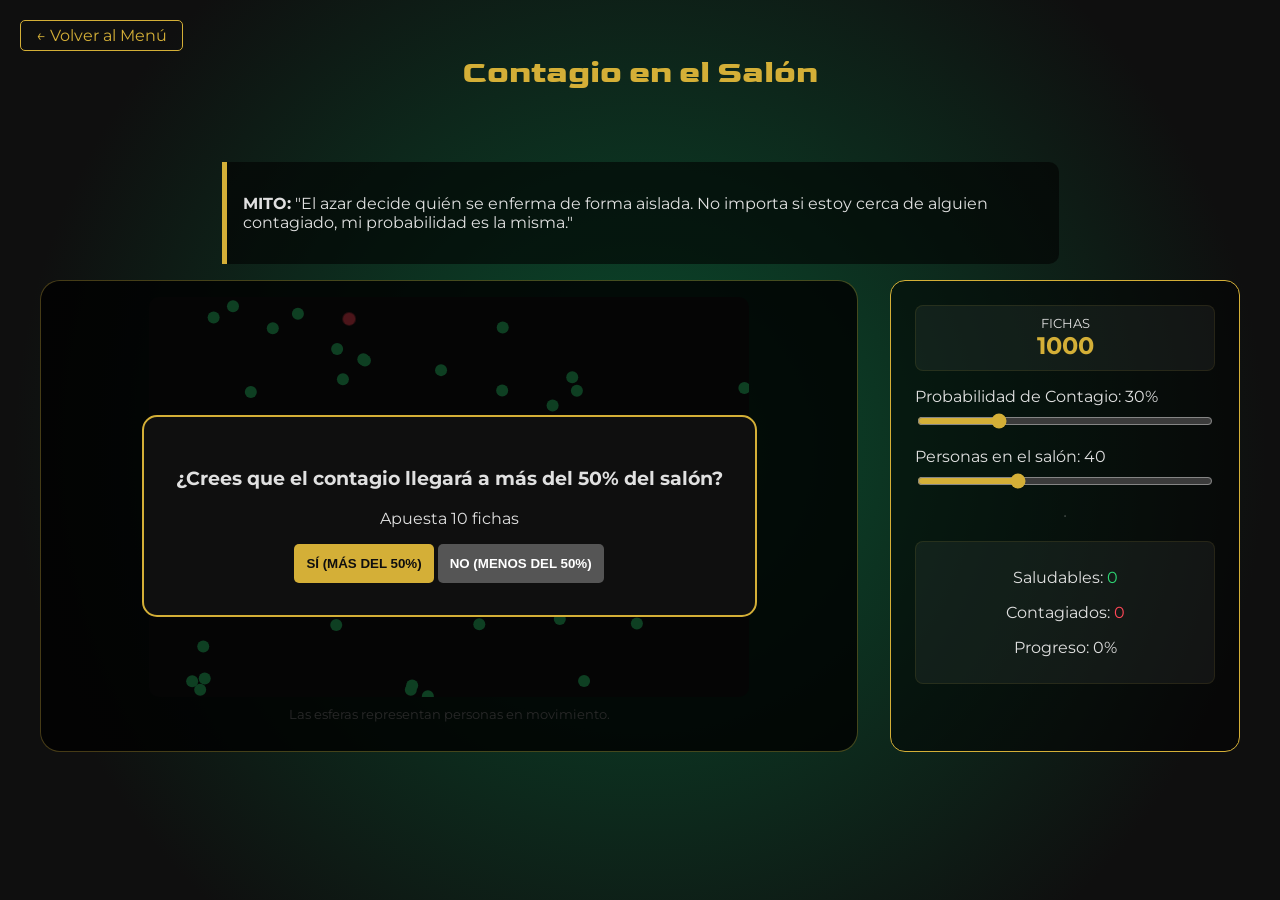
<file: games/juego4.html>
<!DOCTYPE html>
<html lang="es">
<head>
    <meta charset="UTF-8">
    <meta name="viewport" content="width=device-width, initial-scale=1.0">
    <title>Juego 4: Contagio en el Salón</title>
    <link href="https://fonts.googleapis.com/css2?family=Goldman:wght@400;700&family=Montserrat:wght@300;600&display=swap" rel="stylesheet">
    <style>
        :root {
            --casino-green: #0a4d2e;
            --gold: #d4af37;
            --dark: #0f0f0f;
            --text-light: #e0e0e0;
            --infected: #ff4757;
            --healthy: #2ed573;
        }

        body {
            font-family: 'Montserrat', sans-serif;
            background-color: var(--dark);
            color: var(--text-light);
            margin: 0;
            display: flex;
            flex-direction: column;
            align-items: center;
            min-height: 100vh;
            background-image: radial-gradient(circle at center, var(--casino-green) 0%, var(--dark) 80%);
        }

        .back-btn {
            position: absolute; top: 20px; left: 20px; color: var(--gold);
            text-decoration: none; border: 1px solid var(--gold); padding: 5px 15px;
            border-radius: 5px; transition: 0.3s; z-index: 10;
        }
        .back-btn:hover { background: var(--gold); color: var(--dark); }

        header { text-align: center; padding: 2rem; }
        h1 { font-family: 'Goldman', cursive; color: var(--gold); }

        .myth-box {
            background: rgba(0, 0, 0, 0.6); border-left: 5px solid var(--gold);
            padding: 1rem; margin: 1rem; max-width: 800px; border-radius: 0 10px 10px 0;
        }

        .game-area {
            display: flex; flex-wrap: wrap; justify-content: center; gap: 2rem;
            width: 95%; max-width: 1200px; margin-bottom: 2rem;
        }

        .simulation-container {
            flex: 1; min-width: 400px; background: rgba(0,0,0,0.4);
            padding: 1rem; border-radius: 20px; border: 1px solid rgba(212,175,55,0.3);
            position: relative; overflow: hidden;
        }

        canvas {
            background: #111; border-radius: 10px; cursor: crosshair;
            display: block; margin: 0 auto; width: 100%; max-width: 600px; height: 400px;
        }

        .controls-panel {
            flex: 0 0 300px; background: rgba(0,0,0,0.5); padding: 1.5rem;
            border-radius: 15px; border: 1px solid var(--gold);
            display: flex; flex-direction: column; gap: 1rem;
        }

        .stat-box {
            background: rgba(255,255,255,0.05); padding: 10px; border-radius: 8px;
            text-align: center; border: 1px solid rgba(212,175,55,0.1);
        }

        .control-group { display: flex; flex-direction: column; gap: 5px; }
        input[type="range"] { accent-color: var(--gold); }

        .btn-action {
            background: var(--gold); color: var(--dark); border: none;
            padding: 12px; border-radius: 5px; font-weight: bold; cursor: pointer;
            transition: 0.3s;
        }
        .btn-action:hover { transform: scale(1.05); filter: brightness(1.2); }
        .btn-action:disabled { background: #555; cursor: not-allowed; }

        .conclusion {
            background: rgba(212, 175, 55, 0.1); border: 1px solid var(--gold);
            padding: 1.5rem; margin: 2rem; max-width: 800px; border-radius: 10px;
            text-align: center; display: none;
        }

        .bet-overlay {
            position: absolute; top: 0; left: 0; width: 100%; height: 100%;
            background: rgba(0,0,0,0.7); display: flex; align-items: center;
            justify-content: center; z-index: 5; border-radius: 20px;
        }
        .bet-box { background: var(--dark); border: 2px solid var(--gold); padding: 2rem; border-radius: 15px; text-align: center; }
    </style>
</head>
<body>
    <a href="../index.html" class="back-btn">← Volver al Menú</a>

    <header>
        <h1>Contagio en el Salón</h1>
    </header>

    <div class="myth-box">
        <p><strong>MITO:</strong> "El azar decide quién se enferma de forma aislada. No importa si estoy cerca de alguien contagiado, mi probabilidad es la misma."</p>
    </div>

    <main class="game-area">
        <section class="simulation-container" id="simContainer">
            <div class="bet-overlay" id="betOverlay">
                <div class="bet-box">
                    <h3>¿Crees que el contagio llegará a más del 50% del salón?</h3>
                    <p>Apuesta 10 fichas</p>
                    <button class="btn-action" onclick="startSim(true)">SÍ (MÁS DEL 50%)</button>
                    <button class="btn-action" onclick="startSim(false)" style="background:#555; color:white;">NO (MENOS DEL 50%)</button>
                </div>
            </div>
            <canvas id="simCanvas"></canvas>
            <p style="text-align:center; margin-top:10px; font-size: 0.8rem; color:#888;">Las esferas representan personas en movimiento.</p>
        </section>

        <section class="controls-panel">
            <div class="stat-box">
                <p style="margin:0; font-size:0.8rem;">FICHAS</p>
                <h2 id="balance" style="color:var(--gold); margin:0;">1000</h2>
            </div>

            <div class="control-group">
                <label>Probabilidad de Contagio: <span id="probVal">30</span>%</label>
                <input type="range" id="probRange" min="5" max="100" value="30" oninput="document.getElementById('probVal').innerText=this.value">
            </div>

            <div class="control-group">
                <label>Personas en el salón: <span id="popVal">40</span></label>
                <input type="range" id="popRange" min="10" max="100" value="40" oninput="document.getElementById('popVal').innerText=this.value">
            </div>

            <hr style="opacity:0.2;">
            
            <div class="stat-box">
                <p>Saludables: <span id="healthyCount" style="color:var(--healthy)">0</span></p>
                <p>Contagiados: <span id="infectedCount" style="color:var(--infected)">0</span></p>
                <p>Progreso: <span id="progVal">0</span>%</p>
            </div>

            <button class="btn-action" id="resetBtn" onclick="resetGame()" style="display:none; background:#ff4757; color:white;">Reiniciar Simulación</button>
        </section>
    </main>

    <div class="conclusion" id="conclusionBox">
        <h3>💡 Conclusión Matemática</h3>
        <p>Este es un ejemplo de <strong>probabilidad condicional</strong>. La probabilidad de que una persona se contagie <i>dado que</i> ha tenido contacto con alguien infectado es mucho mayor que al azar. Los eventos están encadenados: un solo caso inicial puede cambiar drásticamente el estado de todo el sistema.</p>
    </div>

    <script>
        const canvas = document.getElementById('simCanvas');
        const ctx = canvas.getContext('2d');
        let particles = [];
        let isRunning = false;
        let balance = 1000;
        let userBet = true; // true = >50%
        let animationId;

        // Configuración de Canvas
        canvas.width = 600;
        canvas.height = 400;

        class Particle {
            constructor() {
                this.reset();
            }

            reset() {
                this.x = Math.random() * canvas.width;
                this.y = Math.random() * canvas.height;
                this.vx = (Math.random() - 0.5) * 4;
                this.vy = (Math.random() - 0.5) * 4;
                this.radius = 6;
                this.status = 'healthy'; // healthy, infected
            }

            draw() {
                ctx.beginPath();
                ctx.arc(this.x, this.y, this.radius, 0, Math.PI * 2);
                ctx.fillStyle = this.status === 'healthy' ? '#2ed573' : '#ff4757';
                ctx.fill();
                if (this.status === 'infected') {
                    ctx.strokeStyle = 'rgba(255, 71, 87, 0.5)';
                    ctx.lineWidth = 2;
                    ctx.stroke();
                }
                ctx.closePath();
            }

            update() {
                this.x += this.vx;
                this.y += this.vy;

                if (this.x < 0 || this.x > canvas.width) this.vx *= -1;
                if (this.y < 0 || this.y > canvas.height) this.vy *= -1;
            }
        }

        function initParticles() {
            const count = document.getElementById('popRange').value;
            particles = [];
            for (let i = 0; i < count; i++) {
                particles.push(new Particle());
            }
            particles[0].status = 'infected';
        }

        function startSim(bet) {
            userBet = bet;
            document.getElementById('betOverlay').style.display = 'none';
            document.getElementById('resetBtn').style.display = 'none';
            isRunning = true;
            initParticles();
            loop();
        }

        function loop() {
            if (!isRunning) return;
            ctx.clearRect(0, 0, canvas.width, canvas.height);

            let infected = 0;
            const prob = document.getElementById('probRange').value / 100;

            particles.forEach(p => {
                p.update();
                p.draw();
                if (p.status === 'infected') infected++;
            });

            // Lógica de contagio por colisión
            for (let i = 0; i < particles.length; i++) {
                for (let j = i + 1; j < particles.length; j++) {
                    const p1 = particles[i];
                    const p2 = particles[j];
                    const dx = p1.x - p2.x;
                    const dy = p1.y - p2.y;
                    const dist = Math.sqrt(dx * dx + dy * dy);

                    if (dist < p1.radius + p2.radius) {
                        if (p1.status === 'infected' && p2.status === 'healthy') {
                            if (Math.random() < prob) p2.status = 'infected';
                        } else if (p2.status === 'infected' && p1.status === 'healthy') {
                            if (Math.random() < prob) p1.status = 'infected';
                        }
                    }
                }
            }

            const total = particles.length;
            const healthy = total - infected;
            const perc = Math.round((infected / total) * 100);

            document.getElementById('infectedCount').innerText = infected;
            document.getElementById('healthyCount').innerText = healthy;
            document.getElementById('progVal').innerText = perc;

            if (infected === total || (infected > 0 && particles.every(p => p.vx === 0))) {
                endSim(perc);
                return;
            }

            if (infected > 0) {
                animationId = requestAnimationFrame(loop);
            }
            
            if (infected === total) endSim(perc);
        }

        function endSim(finalPerc) {
            isRunning = false;
            cancelAnimationFrame(animationId);
            
            const won = (userBet && finalPerc > 50) || (!userBet && finalPerc <= 50);
            if (won) {
                balance += 10;
            } else {
                balance -= 10;
            }

            document.getElementById('balance').innerText = balance;
            document.getElementById('resetBtn').style.display = 'block';
            document.getElementById('conclusionBox').style.display = 'block';
        }

        function resetGame() {
            document.getElementById('betOverlay').style.display = 'flex';
            document.getElementById('resetBtn').style.display = 'none';
            ctx.clearRect(0, 0, canvas.width, canvas.height);
            document.getElementById('progVal').innerText = '0';
        }

        initParticles();
        particles.forEach(p => p.draw());
    </script>
</body>
</html>
</file>
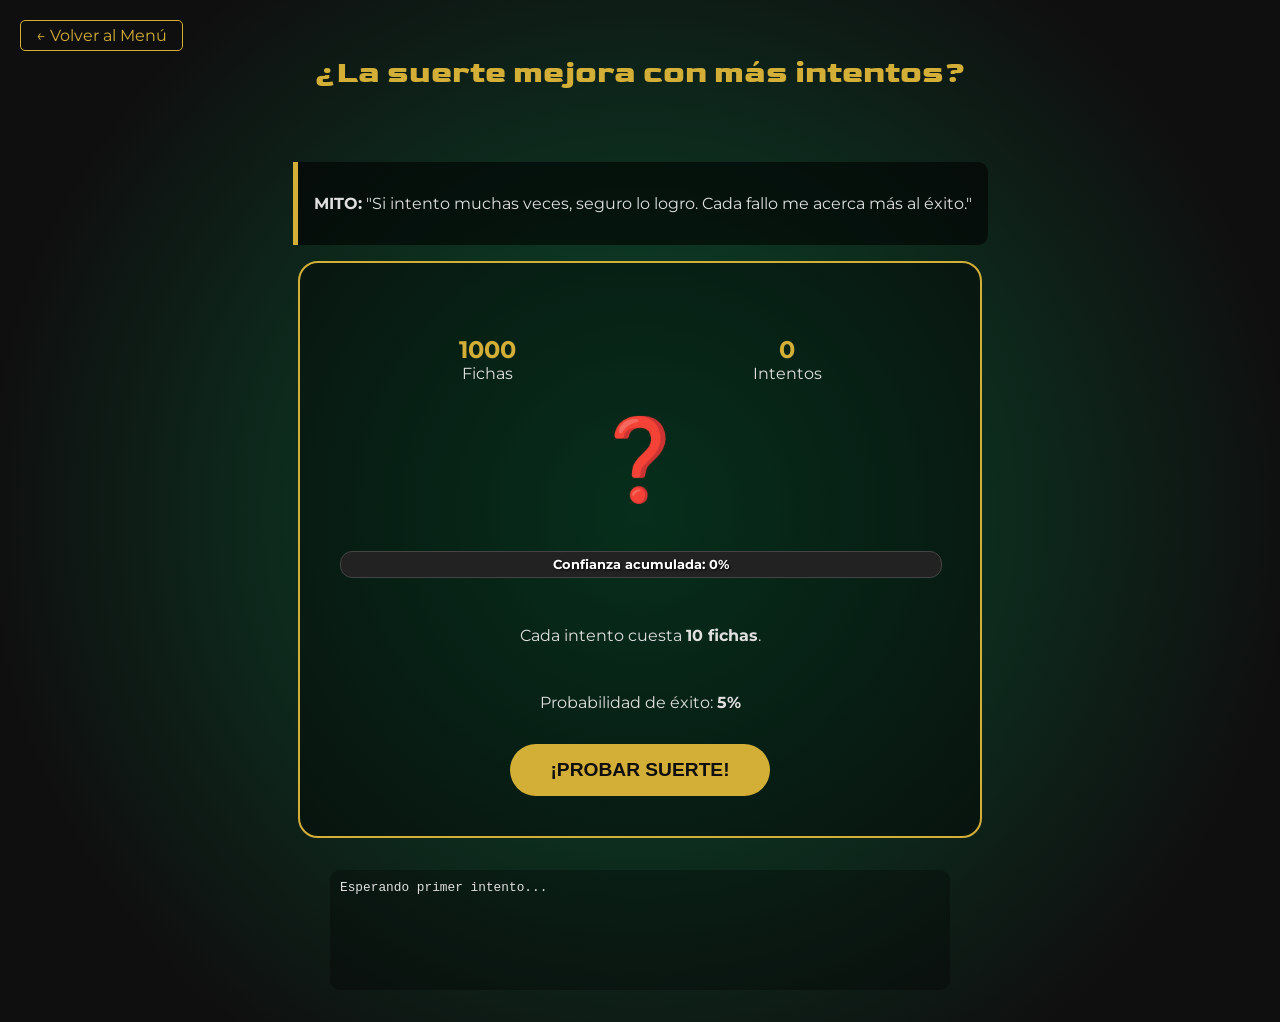
<file: games/juego5.html>
<!DOCTYPE html>
<html lang="es">
<head>
    <meta charset="UTF-8">
    <meta name="viewport" content="width=device-width, initial-scale=1.0">
    <title>Juego 5: ¿La suerte mejora con más intentos?</title>
    <link href="https://fonts.googleapis.com/css2?family=Goldman:wght@400;700&family=Montserrat:wght@300;600&display=swap" rel="stylesheet">
    <style>
        :root {
            --casino-green: #0a4d2e;
            --gold: #d4af37;
            --dark: #0f0f0f;
            --text-light: #e0e0e0;
            --fail: #c0392b;
            --success: #27ae60;
        }

        body {
            font-family: 'Montserrat', sans-serif;
            background-color: var(--dark);
            color: var(--text-light);
            margin: 0;
            display: flex;
            flex-direction: column;
            align-items: center;
            min-height: 100vh;
            background-image: radial-gradient(circle at center, var(--casino-green) 0%, var(--dark) 80%);
        }

        .back-btn {
            position: absolute; top: 20px; left: 20px; color: var(--gold);
            text-decoration: none; border: 1px solid var(--gold); padding: 5px 15px;
            border-radius: 5px; transition: 0.3s;
        }
        .back-btn:hover { background: var(--gold); color: var(--dark); }

        header { text-align: center; padding: 2rem; }
        h1 { font-family: 'Goldman', cursive; color: var(--gold); }

        .myth-box {
            background: rgba(0, 0, 0, 0.6); border-left: 5px solid var(--gold);
            padding: 1rem; margin: 1rem; max-width: 800px; border-radius: 0 10px 10px 0;
        }

        .game-card {
            background: rgba(0,0,0,0.4); border: 2px solid var(--gold);
            padding: 2.5rem; border-radius: 20px; text-align: center;
            max-width: 600px; width: 90%; margin-bottom: 2rem;
        }

        .prize-display {
            font-size: 5rem; margin: 1rem 0; height: 120px;
            display: flex; align-items: center; justify-content: center;
            transition: transform 0.3s cubic-bezier(0.175, 0.885, 0.32, 1.275);
        }
        .win-anim { transform: scale(1.5); filter: drop-shadow(0 0 20px var(--gold)); }

        .progress-container {
            width: 100%; height: 25px; background: #222;
            border-radius: 12px; margin: 2rem 0; overflow: hidden;
            border: 1px solid #444; position: relative;
        }
        .progress-bar {
            height: 100%; background: linear-gradient(90deg, var(--gold), #ffdf00);
            width: 0%; transition: width 0.3s ease;
        }
        .progress-text {
            position: absolute; width: 100%; text-align: center;
            top: 50%; transform: translateY(-50%); font-size: 0.8rem;
            font-weight: bold; color: white; text-shadow: 1px 1px 2px black;
        }

        .controls { display: flex; flex-direction: column; gap: 1rem; align-items: center; }
        .btn-try {
            background: var(--gold); color: var(--dark); border: none;
            padding: 15px 40px; border-radius: 30px; font-weight: bold;
            font-size: 1.2rem; cursor: pointer; transition: 0.2s;
        }
        .btn-try:hover:not(:disabled) { transform: translateY(-3px); box-shadow: 0 5px 15px rgba(212,175,55,0.4); }
        .btn-try:active { transform: translateY(0); }
        .btn-try:disabled { background: #555; cursor: not-allowed; }

        .stats { display: flex; justify-content: space-around; width: 100%; margin-top: 2rem; }
        .stat-item { text-align: center; }
        .stat-val { display: block; font-size: 1.5rem; color: var(--gold); font-weight: bold; }

        .log {
            width: 90%; max-width: 600px; height: 100px; overflow-y: auto;
            background: rgba(0,0,0,0.3); padding: 10px; border-radius: 10px;
            font-family: monospace; font-size: 0.8rem; margin-bottom: 2rem;
        }
        .log-entry { margin-bottom: 3px; }

        .conclusion {
            background: rgba(212, 175, 55, 0.1); border: 1px solid var(--gold);
            padding: 1.5rem; margin: 2rem; max-width: 800px; border-radius: 10px;
            text-align: center; display: none;
        }
    </style>
</head>
<body>
    <a href="../index.html" class="back-btn">← Volver al Menú</a>

    <header>
        <h1>¿La suerte mejora con más intentos?</h1>
    </header>

    <div class="myth-box">
        <p><strong>MITO:</strong> "Si intento muchas veces, seguro lo logro. Cada fallo me acerca más al éxito."</p>
    </div>

    <main class="game-card">
        <div class="stats">
            <div class="stat-item">
                <span class="stat-val" id="balance">1000</span>
                <span>Fichas</span>
            </div>
            <div class="stat-item">
                <span class="stat-val" id="attempts">0</span>
                <span>Intentos</span>
            </div>
        </div>

        <div class="prize-display" id="prizeEmoji">❓</div>

        <div class="progress-container">
            <div class="progress-bar" id="progressBar"></div>
            <div class="progress-text">Confianza acumulada: <span id="confVal">0</span>%</div>
        </div>

        <div class="controls">
            <p>Cada intento cuesta <strong>10 fichas</strong>.</p>
            <p>Probabilidad de éxito: <strong>5%</strong></p>
            <button class="btn-try" id="btnTry" onclick="attempt()">¡PROBAR SUERTE!</button>
        </div>
    </main>

    <div class="log" id="gameLog">
        <div class="log-entry">Esperando primer intento...</div>
    </div>

    <div class="conclusion" id="conclusionBox">
        <h3>💡 Conclusión Matemática</h3>
        <p>Aunque la barra de "confianza" aumente, la probabilidad real <strong>no cambia</strong>. Es la falacia del costo hundido y la mala interpretación de la probabilidad: cada intento es un evento independiente de 1 entre 20. Incluso tras 50 intentos, la probabilidad de fallar todos sigue siendo aproximadamente del <strong>8%</strong>. No hay garantías en el azar puro.</p>
    </div>

    <script>
        let balance = 1000;
        let attempts = 0;
        let isWinner = false;
        const probability = 0.05;

        function attempt() {
            if (balance < 10 || isWinner) return;

            balance -= 10;
            attempts++;
            
            const rand = Math.random();
            const won = rand < probability;
            
            updateStats(won, rand);
            
            if (won) {
                isWinner = true;
                handleWin();
            } else {
                handleLoss();
            }

            if (attempts >= 10) {
                document.getElementById('conclusionBox').style.display = 'block';
            }
        }

        function updateStats(won, randValue) {
            document.getElementById('balance').innerText = balance;
            document.getElementById('attempts').innerText = attempts;
            
            const cumulativeProb = (1 - Math.pow(0.95, attempts)) * 100;
            document.getElementById('progressBar').style.width = Math.min(cumulativeProb, 100) + '%';
            document.getElementById('confVal').innerText = Math.round(cumulativeProb);

            const log = document.getElementById('gameLog');
            const entry = document.createElement('div');
            entry.className = 'log-entry';
            entry.style.color = won ? 'var(--success)' : 'var(--fail)';
            entry.innerText = `Intento #${attempts}: ${won ? '¡GANASTE!' : 'Fallaste...'} (Random: ${randValue.toFixed(3)})`;
            log.prepend(entry);
        }

        function handleWin() {
            const prize = document.getElementById('prizeEmoji');
            prize.innerText = '🏆';
            prize.classList.add('win-anim');
            document.getElementById('btnTry').disabled = true;
            document.getElementById('btnTry').innerText = '¡PREMIO OBTENIDO!';
            document.getElementById('conclusionBox').style.display = 'block';
        }

        function handleLoss() {
            const prize = document.getElementById('prizeEmoji');
            prize.innerText = '❌';
            setTimeout(() => {
                if (!isWinner) prize.innerText = '❓';
            }, 500);
        }
    </script>
</body>
</html>
</file>
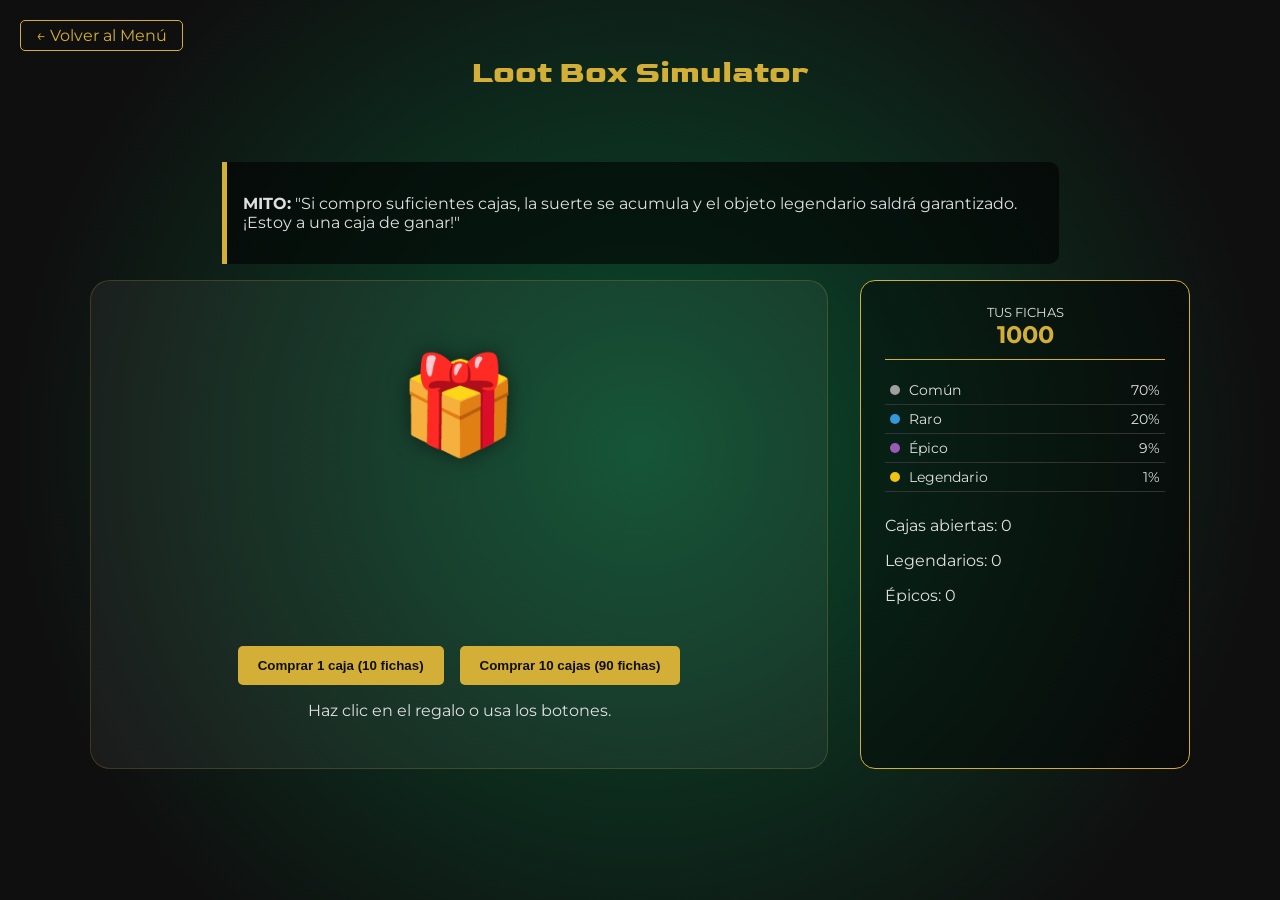
<file: games/juego6.html>
<!DOCTYPE html>
<html lang="es">
<head>
    <meta charset="UTF-8">
    <meta name="viewport" content="width=device-width, initial-scale=1.0">
    <title>Juego 6: Loot Box Simulator</title>
    <link href="https://fonts.googleapis.com/css2?family=Goldman:wght@400;700&family=Montserrat:wght@300;600&display=swap" rel="stylesheet">
    <style>
        :root {
            --casino-green: #0a4d2e;
            --gold: #d4af37;
            --dark: #0f0f0f;
            --text-light: #e0e0e0;
            --common: #a0a0a0;
            --rare: #3498db;
            --epic: #9b59b6;
            --legendary: #f1c40f;
        }

        body {
            font-family: 'Montserrat', sans-serif;
            background-color: var(--dark);
            color: var(--text-light);
            margin: 0;
            display: flex;
            flex-direction: column;
            align-items: center;
            min-height: 100vh;
            background-image: radial-gradient(circle at center, var(--casino-green) 0%, var(--dark) 80%);
        }

        .back-btn {
            position: absolute; top: 20px; left: 20px; color: var(--gold);
            text-decoration: none; border: 1px solid var(--gold); padding: 5px 15px;
            border-radius: 5px; transition: 0.3s;
        }
        .back-btn:hover { background: var(--gold); color: var(--dark); }

        header { text-align: center; padding: 2rem; }
        h1 { font-family: 'Goldman', cursive; color: var(--gold); }

        .myth-box {
            background: rgba(0, 0, 0, 0.6); border-left: 5px solid var(--gold);
            padding: 1rem; margin: 1rem; max-width: 800px; border-radius: 0 10px 10px 0;
        }

        .main-container {
            display: flex; flex-wrap: wrap; justify-content: center; gap: 2rem;
            max-width: 1100px; width: 95%; margin-bottom: 2rem;
        }

        .box-zone {
            flex: 1; min-width: 350px; background: rgba(255, 255, 255, 0.05);
            padding: 2rem; border-radius: 20px; border: 1px solid rgba(212, 175, 55, 0.2);
            text-align: center;
        }

        .chest-visual {
            font-size: 6rem; cursor: pointer; transition: transform 0.2s;
            margin: 2rem 0; filter: drop-shadow(0 0 10px rgba(0,0,0,0.5));
        }
        .chest-visual:hover { transform: scale(1.1) rotate(5deg); }
        .chest-visual.opening { animation: shake 0.5s infinite; }

        @keyframes shake {
            0% { transform: translate(1px, 1px) rotate(0deg); }
            10% { transform: translate(-1px, -2px) rotate(-1deg); }
            20% { transform: translate(-3px, 0px) rotate(1deg); }
            30% { transform: translate(3px, 2px) rotate(0deg); }
            40% { transform: translate(1px, -1px) rotate(1deg); }
            50% { transform: translate(-1px, 2px) rotate(-1deg); }
        }

        .reward-pool {
            display: flex; flex-wrap: wrap; justify-content: center; gap: 10px;
            min-height: 120px; margin-top: 1rem;
        }

        .item-card {
            width: 80px; padding: 10px; border-radius: 10px; background: #222;
            border: 2px solid #444; text-align: center; animation: popIn 0.3s forwards;
        }
        @keyframes popIn { from { transform: scale(0); opacity: 0; } to { transform: scale(1); opacity: 1; } }

        .item-common { border-color: var(--common); color: var(--common); }
        .item-rare { border-color: var(--rare); color: var(--rare); box-shadow: 0 0 10px var(--rare); }
        .item-epic { border-color: var(--epic); color: var(--epic); box-shadow: 0 0 15px var(--epic); }
        .item-legendary { border-color: var(--legendary); color: var(--legendary); box-shadow: 0 0 20px var(--legendary); animation: glow 1s infinite alternate; }

        @keyframes glow { from { box-shadow: 0 0 10px var(--legendary); } to { box-shadow: 0 0 30px var(--legendary); } }

        .controls { display: flex; justify-content: center; gap: 1rem; margin-top: 2rem; }
        .btn-buy {
            background: var(--gold); color: var(--dark); border: none;
            padding: 12px 20px; border-radius: 5px; font-weight: bold; cursor: pointer;
        }
        .btn-buy:disabled { background: #555; cursor: not-allowed; }

        .stats-panel {
            flex: 0 0 280px; background: rgba(0, 0, 0, 0.4); padding: 1.5rem;
            border-radius: 15px; border: 1px solid var(--gold);
        }

        .prob-table { width: 100%; font-size: 0.9rem; margin-top: 1rem; border-collapse: collapse; }
        .prob-table td { padding: 5px; border-bottom: 1px solid #333; }
        .dot { height: 10px; width: 10px; border-radius: 50%; display: inline-block; margin-right: 5px; }

        .conclusion {
            background: rgba(212, 175, 55, 0.1); border: 1px solid var(--gold);
            padding: 1.5rem; margin: 2rem; max-width: 800px; border-radius: 10px;
            text-align: center; display: none;
        }
    </style>
</head>
<body>
    <a href="../index.html" class="back-btn">← Volver al Menú</a>

    <header>
        <h1>Loot Box Simulator</h1>
    </header>

    <div class="myth-box">
        <p><strong>MITO:</strong> "Si compro suficientes cajas, la suerte se acumula y el objeto legendario saldrá garantizado. ¡Estoy a una caja de ganar!"</p>
    </div>

    <main class="main-container">
        <section class="box-zone">
            <div id="chest" class="chest-visual" onclick="buy(1)">🎁</div>
            <div class="reward-pool" id="rewardPool"></div>
            
            <div class="controls">
                <button class="btn-buy" id="btn1" onclick="buy(1)">Comprar 1 caja (10 fichas)</button>
                <button class="btn-buy" id="btn10" onclick="buy(10)">Comprar 10 cajas (90 fichas)</button>
            </div>
            <p id="status-text" style="margin-top:1rem;">Haz clic en el regalo o usa los botones.</p>
        </section>

        <section class="stats-panel">
            <div style="text-align:center; border-bottom:1px solid var(--gold); padding-bottom:10px;">
                <p style="font-size:0.8rem; margin:0;">TUS FICHAS</p>
                <h2 id="balance" style="color:var(--gold); margin:0;">1000</h2>
            </div>
            
            <table class="prob-table">
                <tr><td><span class="dot" style="background:var(--common)"></span> Común</td><td style="text-align:right">70%</td></tr>
                <tr><td><span class="dot" style="background:var(--rare)"></span> Raro</td><td style="text-align:right">20%</td></tr>
                <tr><td><span class="dot" style="background:var(--epic)"></span> Épico</td><td style="text-align:right">9%</td></tr>
                <tr><td><span class="dot" style="background:var(--legendary)"></span> Legendario</td><td style="text-align:right">1%</td></tr>
            </table>

            <div style="margin-top:1.5rem;">
                <p>Cajas abiertas: <span id="totalBoxes">0</span></p>
                <p>Legendarios: <span id="countLegendary">0</span></p>
                <p>Épicos: <span id="countEpic">0</span></p>
            </div>
        </section>
    </main>

    <div class="conclusion" id="conclusionBox">
        <h3>💡 Conclusión Matemática</h3>
        <p>Incluso con un 1% de probabilidad, tras abrir 100 cajas, la probabilidad de <strong>no haber obtenido</strong> ningún legendario es de aproximadamente un <strong>36.6%</strong>. Las cajas no "recuerdan" lo que salió antes; cada apertura es un evento nuevo con las mismas bajas probabilidades.</p>
    </div>

    <script>
        let balance = 1000;
        let totalBoxes = 0;
        let legendaries = 0;
        let epics = 0;
        let isOpening = false;

        const items = [
            { name: 'Común', prob: 0.70, class: 'item-common', icon: '⚪' },
            { name: 'Raro', prob: 0.90, class: 'item-rare', icon: '🔵' },
            { name: 'Épico', prob: 0.99, class: 'item-epic', icon: '🟣' },
            { name: 'Legendario', prob: 1.00, class: 'item-legendary', icon: '🟡' }
        ];

        function buy(count) {
            if (isOpening) return;
            const cost = count === 10 ? 90 : 10;
            
            if (balance < cost) {
                alert("No tienes suficientes fichas.");
                return;
            }

            balance -= cost;
            isOpening = true;
            document.getElementById('balance').innerText = balance;
            
            const chest = document.getElementById('chest');
            chest.classList.add('opening');
            document.getElementById('rewardPool').innerHTML = '';
            
            setTimeout(() => {
                chest.classList.remove('opening');
                for(let i=0; i<count; i++) {
                    const result = roll();
                    addReward(result);
                }
                isOpening = false;
                updateStats();
                if (totalBoxes >= 10) document.getElementById('conclusionBox').style.display = 'block';
            }, 600);
        }

        function roll() {
            const r = Math.random();
            for (let item of items) {
                if (r < item.prob) return item;
            }
            return items[0];
        }

        function addReward(item) {
            totalBoxes++;
            if (item.name === 'Legendario') legendaries++;
            if (item.name === 'Épico') epics++;

            const div = document.createElement('div');
            div.className = `item-card ${item.class}`;
            div.innerHTML = `<div style="font-size:1.5rem">${item.icon}</div><div style="font-size:0.7rem">${item.name}</div>`;
            document.getElementById('rewardPool').appendChild(div);
        }

        function updateStats() {
            document.getElementById('totalBoxes').innerText = totalBoxes;
            document.getElementById('countLegendary').innerText = legendaries;
            document.getElementById('countEpic').innerText = epics;
        }
    </script>
</body>
</html>
</file>
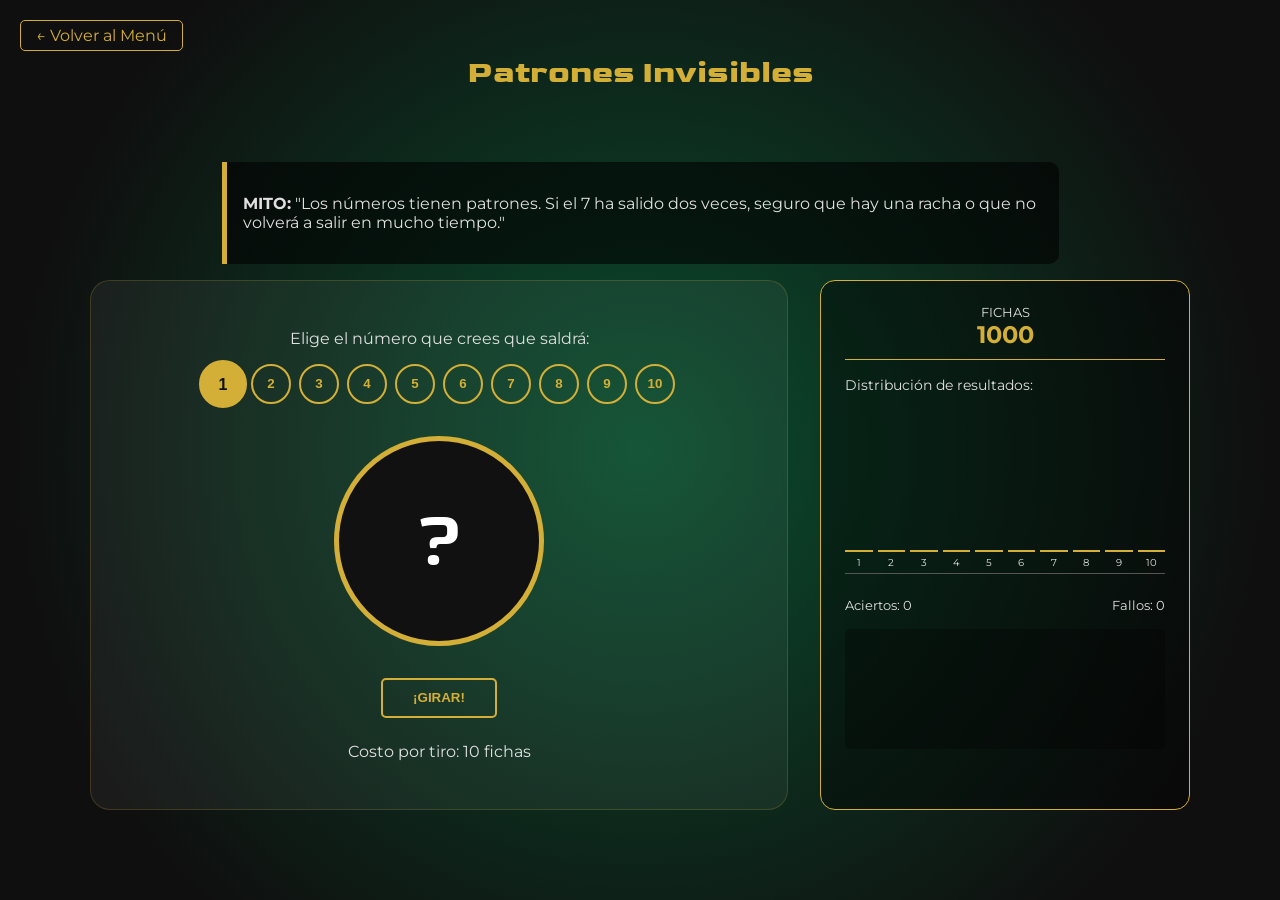
<file: games/juego7.html>
<!DOCTYPE html>
<html lang="es">
<head>
    <meta charset="UTF-8">
    <meta name="viewport" content="width=device-width, initial-scale=1.0">
    <title>Juego 7: Patrones Invisibles</title>
    <link href="https://fonts.googleapis.com/css2?family=Goldman:wght@400;700&family=Montserrat:wght@300;600&display=swap" rel="stylesheet">
    <style>
        :root {
            --casino-green: #0a4d2e;
            --gold: #d4af37;
            --dark: #0f0f0f;
            --text-light: #e0e0e0;
        }

        body {
            font-family: 'Montserrat', sans-serif;
            background-color: var(--dark);
            color: var(--text-light);
            margin: 0;
            display: flex;
            flex-direction: column;
            align-items: center;
            min-height: 100vh;
            background-image: radial-gradient(circle at center, var(--casino-green) 0%, var(--dark) 80%);
        }

        .back-btn {
            position: absolute; top: 20px; left: 20px; color: var(--gold);
            text-decoration: none; border: 1px solid var(--gold); padding: 5px 15px;
            border-radius: 5px; transition: 0.3s;
        }
        .back-btn:hover { background: var(--gold); color: var(--dark); }

        header { text-align: center; padding: 2rem; }
        h1 { font-family: 'Goldman', cursive; color: var(--gold); }

        .myth-box {
            background: rgba(0, 0, 0, 0.6); border-left: 5px solid var(--gold);
            padding: 1rem; margin: 1rem; max-width: 800px; border-radius: 0 10px 10px 0;
        }

        .game-layout {
            display: flex; flex-wrap: wrap; justify-content: center; gap: 2rem;
            max-width: 1100px; width: 95%; margin-bottom: 2rem;
        }

        .wheel-section {
            flex: 1; min-width: 350px; background: rgba(255, 255, 255, 0.05);
            padding: 2rem; border-radius: 20px; border: 1px solid rgba(212, 175, 55, 0.2);
            text-align: center;
        }

        .number-picker {
            display: flex; flex-wrap: wrap; justify-content: center; gap: 8px;
            margin-bottom: 2rem;
        }

        .num-btn {
            width: 40px; height: 40px; border-radius: 50%; border: 2px solid var(--gold);
            background: transparent; color: var(--gold); font-weight: bold;
            cursor: pointer; transition: 0.2s;
        }
        .num-btn.selected { background: var(--gold); color: var(--dark); transform: scale(1.2); }

        .spinner-container {
            width: 200px; height: 200px; border: 5px solid var(--gold);
            border-radius: 50%; margin: 2rem auto; position: relative;
            background: #111; display: flex; align-items: center; justify-content: center;
        }
        .spinner-num { font-size: 5rem; font-family: 'Goldman', cursive; color: white; }
        .spinner-active { animation: flicker 0.1s infinite; }

        @keyframes flicker {
            0% { opacity: 0.2; }
            100% { opacity: 1; }
        }

        .stats-panel {
            flex: 0 0 320px; background: rgba(0, 0, 0, 0.4); padding: 1.5rem;
            border-radius: 15px; border: 1px solid var(--gold);
        }

        .chart-container {
            height: 150px; display: flex; align-items: flex-end; gap: 5px;
            margin: 1.5rem 0; border-bottom: 1px solid #555; padding-bottom: 5px;
        }
        .bar-wrap { flex: 1; display: flex; flex-direction: column; align-items: center; height: 100%; justify-content: flex-end; }
        .bar { width: 100%; background: var(--gold); min-height: 2px; transition: height 0.3s; }
        .bar-label { font-size: 0.6rem; margin-top: 5px; }

        .history-list {
            height: 100px; overflow-y: auto; background: rgba(0,0,0,0.3);
            padding: 10px; border-radius: 5px; font-family: monospace; font-size: 0.8rem;
        }

        .conclusion {
            background: rgba(212, 175, 55, 0.1); border: 1px solid var(--gold);
            padding: 1.5rem; margin: 2rem; max-width: 800px; border-radius: 10px;
            text-align: center; display: none;
        }
    </style>
</head>
<body>
    <a href="../index.html" class="back-btn">← Volver al Menú</a>

    <header>
        <h1>Patrones Invisibles</h1>
    </header>

    <div class="myth-box">
        <p><strong>MITO:</strong> "Los números tienen patrones. Si el 7 ha salido dos veces, seguro que hay una racha o que no volverá a salir en mucho tiempo."</p>
    </div>

    <main class="game-layout">
        <section class="wheel-section">
            <p>Elige el número que crees que saldrá:</p>
            <div class="number-picker" id="numPicker"></div>

            <div class="spinner-container">
                <div class="spinner-num" id="spinValue">?</div>
            </div>

            <button class="num-btn" style="width:auto; padding: 10px 30px; border-radius: 5px;" onclick="spin()">¡GIRAR!</button>
            <p id="status-text" style="margin-top:1.5rem;">Costo por tiro: 10 fichas</p>
        </section>

        <section class="stats-panel">
            <div style="text-align:center; border-bottom:1px solid var(--gold); padding-bottom:10px;">
                <p style="font-size:0.8rem; margin:0;">FICHAS</p>
                <h2 id="balance" style="color:var(--gold); margin:0;">1000</h2>
            </div>

            <p style="margin-top:1rem; font-size:0.9rem;">Distribución de resultados:</p>
            <div class="chart-container" id="chart"></div>

            <div style="display:flex; justify-content: space-between; font-size: 0.8rem; margin-bottom: 1rem;">
                <span>Aciertos: <span id="hits">0</span></span>
                <span>Fallos: <span id="misses">0</span></span>
            </div>

            <div class="history-list" id="history"></div>
        </section>
    </main>

    <div class="conclusion" id="conclusionBox">
        <h3>💡 Conclusión Matemática</h3>
        <p>Aunque el cerebro humano busca patrones (apofenia), cada giro es un evento independiente. Al final, tras muchos tiros, verás que la distribución es uniforme: todos los números tienden a salir el mismo número de veces. Los "patrones" son solo coincidencias temporales.</p>
    </div>

    <script>
        let balance = 1000;
        let selectedNum = 1;
        let hits = 0;
        let misses = 0;
        let total = 0;
        let counts = new Array(11).fill(0); // 1-10
        let isSpinning = false;

        function init() {
            const picker = document.getElementById('numPicker');
            const chart = document.getElementById('chart');

            for (let i = 1; i <= 10; i++) {
                const btn = document.createElement('button');
                btn.className = `num-btn ${i === 1 ? 'selected' : ''}`;
                btn.innerText = i;
                btn.id = `btn-${i}`;
                btn.onclick = () => select(i);
                picker.appendChild(btn);

                const barWrap = document.createElement('div');
                barWrap.className = 'bar-wrap';
                barWrap.innerHTML = `
                    <div class="bar" id="bar-${i}" style="height:2px"></div>
                    <div class="bar-label">${i}</div>
                `;
                chart.appendChild(barWrap);
            }
        }

        function select(n) {
            if (isSpinning) return;
            document.querySelectorAll('.num-btn').forEach(b => b.classList.remove('selected'));
            document.getElementById(`btn-${n}`).classList.add('selected');
            selectedNum = n;
        }

        function spin() {
            if (isSpinning || balance < 10) return;

            balance -= 10;
            isSpinning = true;
            document.getElementById('balance').innerText = balance;
            
            const spinVal = document.getElementById('spinValue');
            spinVal.classList.add('spinner-active');
            
            let counter = 0;
            const interval = setInterval(() => {
                spinVal.innerText = Math.floor(Math.random() * 10) + 1;
                counter++;
                if (counter > 20) {
                    clearInterval(interval);
                    const result = Math.floor(Math.random() * 10) + 1;
                    finishSpin(result);
                }
            }, 50);
        }

        function finishSpin(res) {
            const spinVal = document.getElementById('spinValue');
            spinVal.classList.remove('spinner-active');
            spinVal.innerText = res;
            isSpinning = false;
            
            total++;
            counts[res]++;
            
            const win = res === selectedNum;
            if (win) {
                hits++;
                balance += 10;
            } else {
                misses++;
            }

            updateUI(res, win);
            if (total >= 10) document.getElementById('conclusionBox').style.display = 'block';
        }

        function updateUI(res, win) {
            document.getElementById('balance').innerText = balance;
            document.getElementById('hits').innerText = hits;
            document.getElementById('misses').innerText = misses;

            const entry = document.createElement('div');
            entry.innerText = `#${total}: Salió ${res} | Tu apuesta: ${selectedNum} ${win ? '✅' : '❌'}`;
            const hist = document.getElementById('history');
            hist.prepend(entry);

            const max = Math.max(...counts, 1);
            for (let i = 1; i <= 10; i++) {
                const perc = (counts[i] / max) * 100;
                document.getElementById(`bar-${i}`).style.height = perc + '%';
            }
        }

        init();
    </script>
</body>
</html>
</file>
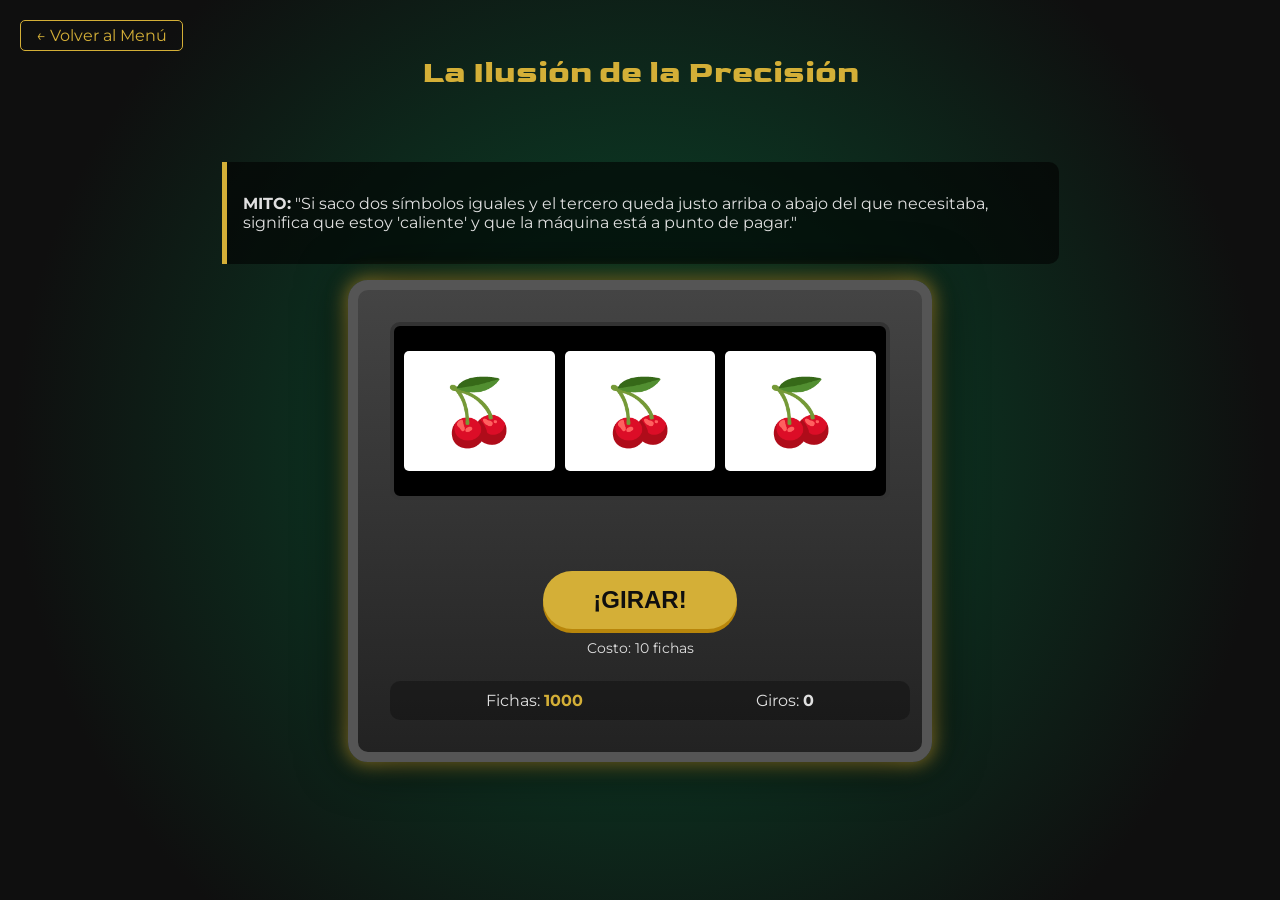
<file: games/juego8.html>
<!DOCTYPE html>
<html lang="es">
<head>
    <meta charset="UTF-8">
    <meta name="viewport" content="width=device-width, initial-scale=1.0">
    <title>Juego 8: La Ilusión de la Precisión</title>
    <link href="https://fonts.googleapis.com/css2?family=Goldman:wght@400;700&family=Montserrat:wght@300;600&display=swap" rel="stylesheet">
    <style>
        :root {
            --casino-green: #0a4d2e;
            --gold: #d4af37;
            --dark: #0f0f0f;
            --text-light: #e0e0e0;
            --neon-blue: #00d2ff;
        }

        body {
            font-family: 'Montserrat', sans-serif;
            background-color: var(--dark);
            color: var(--text-light);
            margin: 0;
            display: flex;
            flex-direction: column;
            align-items: center;
            min-height: 100vh;
            background-image: radial-gradient(circle at center, var(--casino-green) 0%, var(--dark) 80%);
        }

        .back-btn {
            position: absolute; top: 20px; left: 20px; color: var(--gold);
            text-decoration: none; border: 1px solid var(--gold); padding: 5px 15px;
            border-radius: 5px; transition: 0.3s;
        }
        .back-btn:hover { background: var(--gold); color: var(--dark); }

        header { text-align: center; padding: 2rem; }
        h1 { font-family: 'Goldman', cursive; color: var(--gold); }

        .myth-box {
            background: rgba(0, 0, 0, 0.6); border-left: 5px solid var(--gold);
            padding: 1rem; margin: 1rem; max-width: 800px; border-radius: 0 10px 10px 0;
        }

        .slot-machine {
            background: linear-gradient(180deg, #444, #222);
            padding: 2rem; border-radius: 20px; border: 10px solid #555;
            box-shadow: 0 0 50px rgba(0,0,0,0.8), 0 0 20px var(--gold);
            max-width: 500px; width: 90%; margin-bottom: 2rem;
            position: relative;
        }

        .reels-container {
            display: flex; gap: 10px; background: #000; padding: 10px;
            border-radius: 10px; border: 4px solid #333; overflow: hidden;
            height: 150px; align-items: center; justify-content: center;
        }

        .reel {
            flex: 1; height: 120px; background: white; border-radius: 5px;
            display: flex; align-items: center; justify-content: center;
            font-size: 4rem; color: black; position: relative;
        }

        .reel.spinning { animation: blur 0.1s infinite; }
        @keyframes blur {
            0% { transform: translateY(-5px); filter: blur(2px); }
            50% { transform: translateY(5px); filter: blur(5px); }
            100% { transform: translateY(-5px); filter: blur(2px); }
        }

        .controls { text-align: center; margin-top: 2rem; }
        .btn-spin {
            background: var(--gold); color: var(--dark); border: none;
            padding: 15px 50px; border-radius: 30px; font-weight: bold;
            font-size: 1.5rem; cursor: pointer; transition: 0.2s;
            box-shadow: 0 4px 0 #b8860b;
        }
        .btn-spin:hover:not(:disabled) { transform: translateY(-2px); box-shadow: 0 6px 0 #b8860b; }
        .btn-spin:active { transform: translateY(4px); box-shadow: 0 0 0 #b8860b; }
        .btn-spin:disabled { background: #555; box-shadow: none; cursor: not-allowed; }

        .stats-bar {
            display: flex; justify-content: space-around; width: 100%;
            margin-top: 1.5rem; background: rgba(0,0,0,0.3); padding: 10px; border-radius: 10px;
        }

        .conclusion {
            background: rgba(212, 175, 55, 0.1); border: 1px solid var(--gold);
            padding: 1.5rem; margin: 2rem; max-width: 800px; border-radius: 10px;
            text-align: center; display: none;
        }

        .near-miss-alert {
            color: #ff4757; font-weight: bold; font-size: 1.2rem;
            margin-top: 10px; min-height: 1.5em; opacity: 0; transition: opacity 0.3s;
        }
    </style>
</head>
<body>
    <a href="../index.html" class="back-btn">← Volver al Menú</a>

    <header>
        <h1>La Ilusión de la Precisión</h1>
    </header>

    <div class="myth-box">
        <p><strong>MITO:</strong> "Si saco dos símbolos iguales y el tercero queda justo arriba o abajo del que necesitaba, significa que estoy 'caliente' y que la máquina está a punto de pagar."</p>
    </div>

    <main class="slot-machine">
        <div class="reels-container">
            <div id="reel1" class="reel">🍒</div>
            <div id="reel2" class="reel">🍒</div>
            <div id="reel3" class="reel">🍒</div>
        </div>

        <div class="near-miss-alert" id="nearMissMsg">¡CASI GANAS!</div>

        <div class="controls">
            <button class="btn-spin" id="spinBtn" onclick="spin()">¡GIRAR!</button>
            <p style="margin-top:10px; font-size:0.9rem;">Costo: 10 fichas</p>
        </div>

        <div class="stats-bar">
            <div>Fichas: <strong id="balance" style="color:var(--gold)">1000</strong></div>
            <div>Giros: <strong id="spinCount">0</strong></div>
        </div>
    </main>

    <div class="conclusion" id="conclusionBox">
        <h3>💡 Conclusión Matemática</h3>
        <p>En una máquina programada, un "casi acierto" no es un evento físicamente cercano a ganar. Los resultados son generados por un <strong>Generador de Números Aleatorios (RNG)</strong>. Estar a un símbolo de distancia es un resultado tan perdedor como no haber acertado ninguno. Las máquinas usan esta ilusión visual para dar una falsa sensación de control y progreso.</p>
    </div>

    <script>
        let balance = 1000;
        let spinCount = 0;
        let isSpinning = false;
        const symbols = ['🍒', '🍋', '🔔', '💎', '7️⃣', '🍇'];

        function spin() {
            if (isSpinning || balance < 10) return;

            balance -= 10;
            spinCount++;
            isSpinning = true;
            document.getElementById('balance').innerText = balance;
            document.getElementById('spinCount').innerText = spinCount;
            document.getElementById('nearMissMsg').style.opacity = '0';

            const reels = [document.getElementById('reel1'), document.getElementById('reel2'), document.getElementById('reel3')];
            reels.forEach(r => r.classList.add('spinning'));

            const r = Math.random();
            let result = [];

            if (r < 0.02) {
                const sym = symbols[Math.floor(Math.random() * symbols.length)];
                result = [sym, sym, sym];
            } else if (r < 0.40) {
                const sym = symbols[Math.floor(Math.random() * symbols.length)];
                let other;
                do { other = symbols[Math.floor(Math.random() * symbols.length)]; } while (other === sym);
                result = [sym, sym, other];
            } else {
                result = [
                    symbols[Math.floor(Math.random() * symbols.length)],
                    symbols[Math.floor(Math.random() * symbols.length)],
                    symbols[Math.floor(Math.random() * symbols.length)]
                ];
            }

            setTimeout(() => stopReel(0, result[0]), 800);
            setTimeout(() => stopReel(1, result[1]), 1400);
            setTimeout(() => stopReel(2, result[2]), 2000);
        }

        function stopReel(index, sym) {
            const reel = document.getElementById(`reel${index + 1}`);
            reel.classList.remove('spinning');
            reel.innerText = sym;

            if (index === 2) {
                finishSpin();
            }
        }

        function finishSpin() {
            isSpinning = false;
            const r1 = document.getElementById('reel1').innerText;
            const r2 = document.getElementById('reel2').innerText;
            const r3 = document.getElementById('reel3').innerText;

            if (r1 === r2 && r2 === r3) {
                balance += 100;
                document.getElementById('balance').innerText = balance;
                alert("¡JACKPOT! +100 fichas");
            } else if (r1 === r2 || r1 === r3 || r2 === r3) {
                document.getElementById('nearMissMsg').style.opacity = '1';
            }

            if (spinCount >= 10) {
                document.getElementById('conclusionBox').style.display = 'block';
            }
        }
    </script>
</body>
</html>
</file>
<file: css/styles.css>
:root {
    --casino-green: #0a4d2e;
    --gold: #d4af37;
    --gold-bright: #ffdf00;
    --neon-pink: #ff0055;
    --dark: #0f0f0f;
    --text-light: #e0e0e0;
}

* {
    margin: 0;
    padding: 0;
    box-sizing: border-box;
}

body {
    font-family: 'Montserrat', sans-serif;
    background-color: var(--dark);
    color: var(--text-light);
    min-height: 100vh;
    overflow-x: hidden;
    background-image: radial-gradient(circle at center, var(--casino-green) 0%, var(--dark) 80%);
}

.casino-overlay {
    position: fixed;
    top: 0;
    left: 0;
    width: 100%;
    height: 100%;
    background: url('https://www.transparenttextures.com/patterns/felt.png');
    opacity: 0.2;
    pointer-events: none;
    z-index: 1;
}

header {
    text-align: center;
    padding: 3rem 1rem;
    position: relative;
    z-index: 2;
}

.neon-text {
    font-family: 'Goldman', cursive;
    font-size: 3.5rem;
    color: #fff;
    text-shadow: 
        0 0 7px #fff,
        0 0 10px #fff,
        0 0 21px var(--gold),
        0 0 42px var(--gold),
        0 0 82px var(--gold);
    letter-spacing: 4px;
    text-transform: uppercase;
}

.subtitle {
    font-size: 1.2rem;
    color: var(--gold-bright);
    margin-top: 0.5rem;
    font-weight: 300;
    letter-spacing: 2px;
}

.container {
    max-width: 1200px;
    margin: 0 auto;
    padding: 0 2rem 4rem;
    position: relative;
    z-index: 2;
}

.intro {
    text-align: center;
    max-width: 800px;
    margin: 0 auto 3rem;
    line-height: 1.6;
    font-size: 1.1rem;
    background: rgba(0, 0, 0, 0.4);
    padding: 1.5rem;
    border-radius: 10px;
    border: 1px solid var(--gold);
}

.menu-grid {
    display: grid;
    grid-template-columns: repeat(auto-fit, minmax(280px, 1fr));
    gap: 2rem;
}

.game-card {
    background: linear-gradient(145deg, #1a1a1a, #2a2a2a);
    border: 2px solid var(--gold);
    border-radius: 15px;
    padding: 2rem;
    text-decoration: none;
    color: white;
    text-align: center;
    transition: all 0.3s ease;
    display: flex;
    flex-direction: column;
    align-items: center;
    position: relative;
    overflow: hidden;
}

.game-card:hover {
    transform: translateY(-10px) scale(1.02);
    box-shadow: 0 0 25px rgba(212, 175, 55, 0.4);
    border-color: var(--gold-bright);
}

.game-card:hover .card-icon {
    transform: rotateY(360deg);
}

.card-icon {
    font-size: 3rem;
    margin-bottom: 1.5rem;
    transition: transform 0.6s cubic-bezier(0.4, 0, 0.2, 1);
}

.game-card h3 {
    font-family: 'Goldman', cursive;
    margin-bottom: 1rem;
    color: var(--gold-bright);
}

.game-card p {
    font-size: 0.9rem;
    color: #bbb;
    line-height: 1.4;
}

footer {
    text-align: center;
    padding: 2rem;
    color: var(--gold);
    font-size: 0.8rem;
    border-top: 1px solid rgba(212, 175, 55, 0.2);
}

@media (max-width: 768px) {
    .neon-text { font-size: 2rem; }
    .menu-grid { grid-template-columns: 1fr; }
}
</file>
